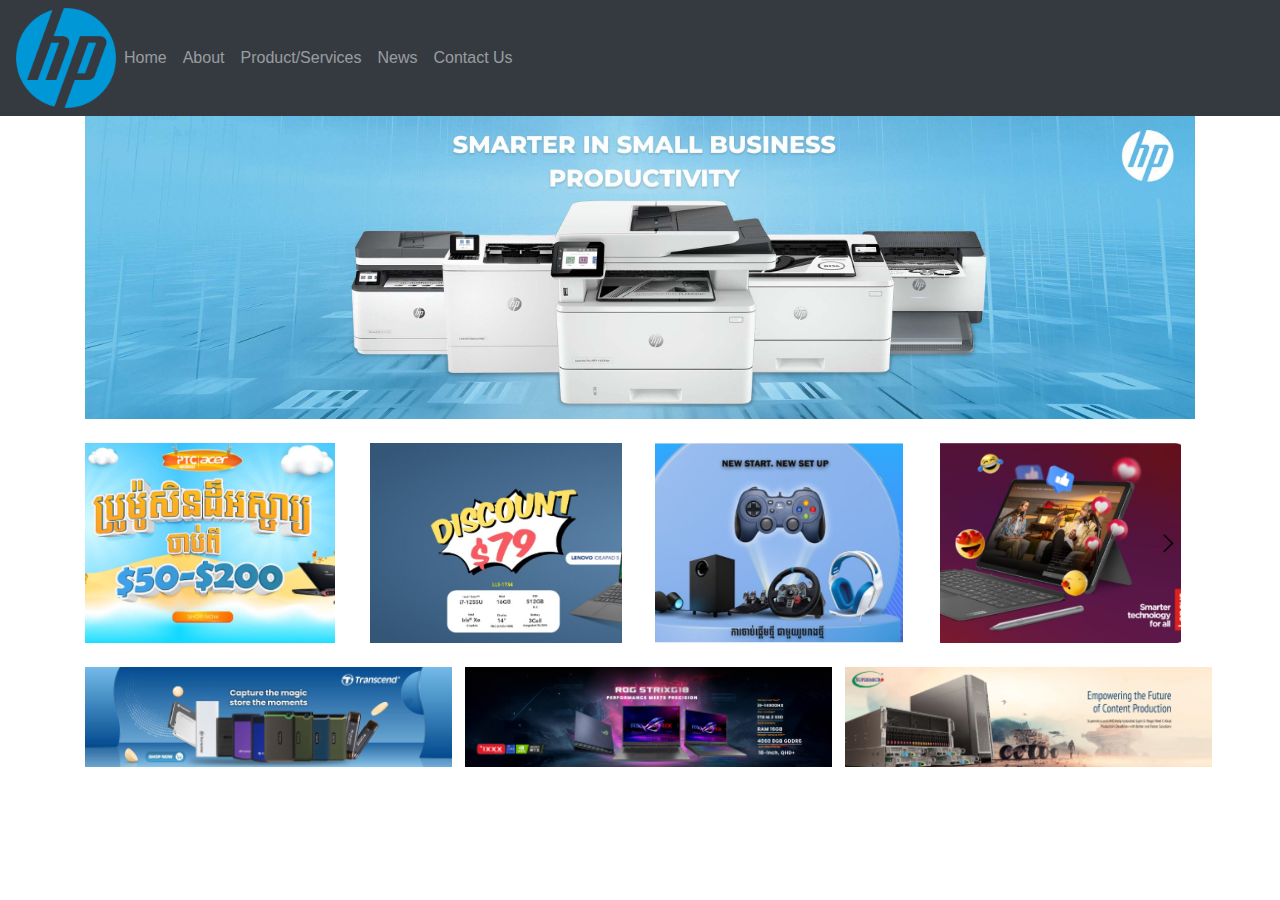
<file: index.html>
<!DOCTYPE html>
<html lang="en">
<head>
  <meta charset="UTF-8">
  <title>Phone Shop</title>
  <link rel="stylesheet" href="Sty.css">
  <link rel="stylesheet" href="https://maxcdn.bootstrapcdn.com/bootstrap/4.5.2/css/bootstrap.min.css">
  <script src="https://ajax.googleapis.com/ajax/libs/jquery/3.5.1/jquery.min.js"></script>
  <script src="https://maxcdn.bootstrapcdn.com/bootstrap/4.5.2/js/bootstrap.min.js"></script>
</head>
<body>
<!-- Bootstrap  Navigation bar -->
  <nav class="navbar navbar-expand-lg navbar-dark bg-dark">
    <img src="HP.svg.png" height="100">
    <button class="navbar-toggler" type="button" data-bs-toggle="collapse">
      <span class="navbar-toggler-icon"></span>
    </button>
    <div class="collapse navbar-collapse" id="navbarNav">
      <ul class="navbar-nav">
        <li class="nav-item">
          <a class="nav-link" href="#">Home</a>
        </li>
        <li class="nav-item">
          <a class="nav-link" href="#">About</a>
        </li>
        <li class="nav-item">
          <a class="nav-link" href="#">Product/Services</a>
        </li>
        <li class="nav-item">
          <a class="nav-link" href="#">News</a>
        </li>
        <li class="nav-item">
          <a class="nav-link" href="#">Contact Us</a>
        </li>
      </ul>
    </div>
  </nav>
<div class="container">
  <img src="slide3.jpg" style="width:100%;">
</div>
<br>
<div class="container">
<div class="row">
  <div class="col-lg-3">
    <img src="news1.jpg" style="background-image:none; height: 200px;">
  </div>
  <div class="col-lg-3">
    <img src="news2.jpg" style="background-image:none; height: 200px;">
  </div>
  <div class="col-lg-3">
    <img src="news3.jpg" style="background-image:none; height: 200px;">
  </div>
    <div class="col-lg-3">
    <img src="news4.jpg" style="background-image:none; height: 200px;">
   </div>
   </div>
  </div>
<br>
<div class="container">
  <div class="row">
    <div class="col-lg-4">
      <img src="slide1.jpg" style="background-image:none; height: 100px;">
    </div>
    <div class="col-lg-4">
      <img src="slide2.jpg" style="background-image:none; height: 100px;">
    </div>
    <div class="col-lg-4">
      <img src="slide1.png" style="background-image:none; height: 100px;">
    </div>
  </div>
</div>
</body>
</html>
</file>
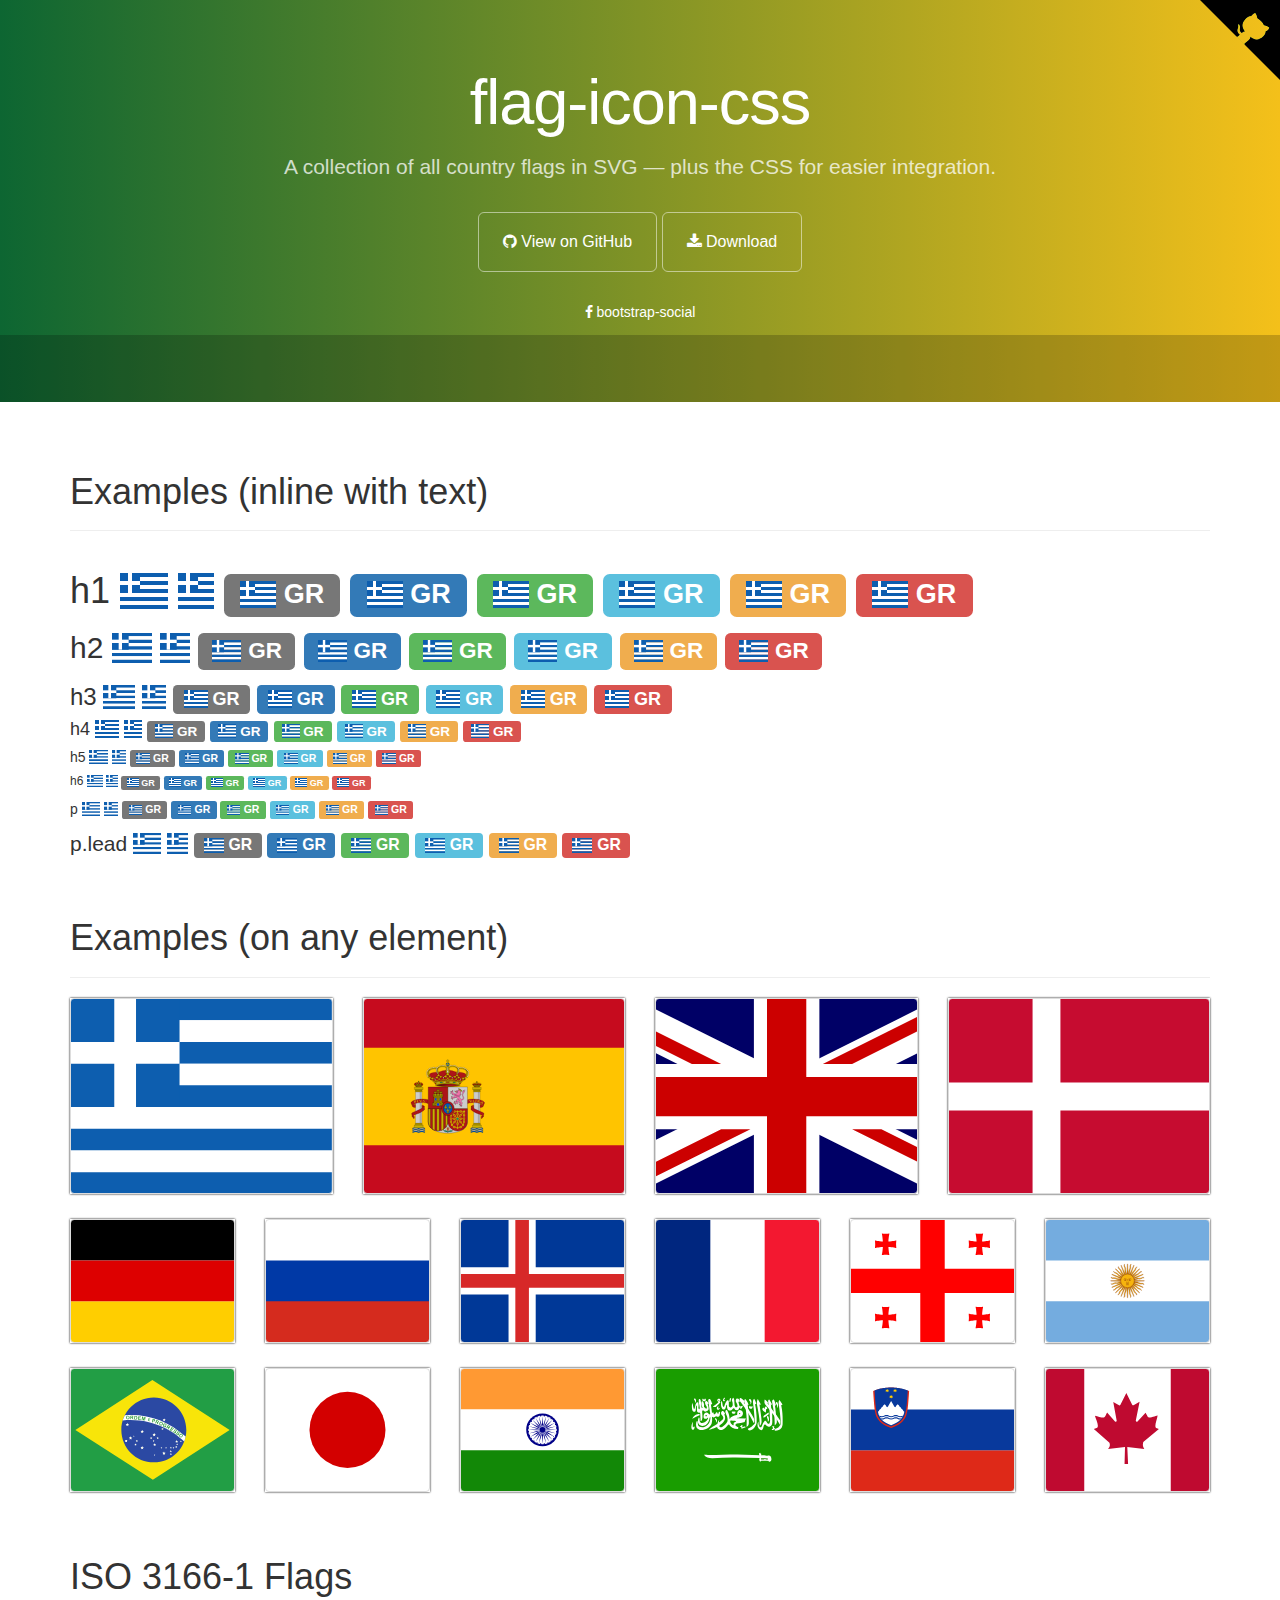
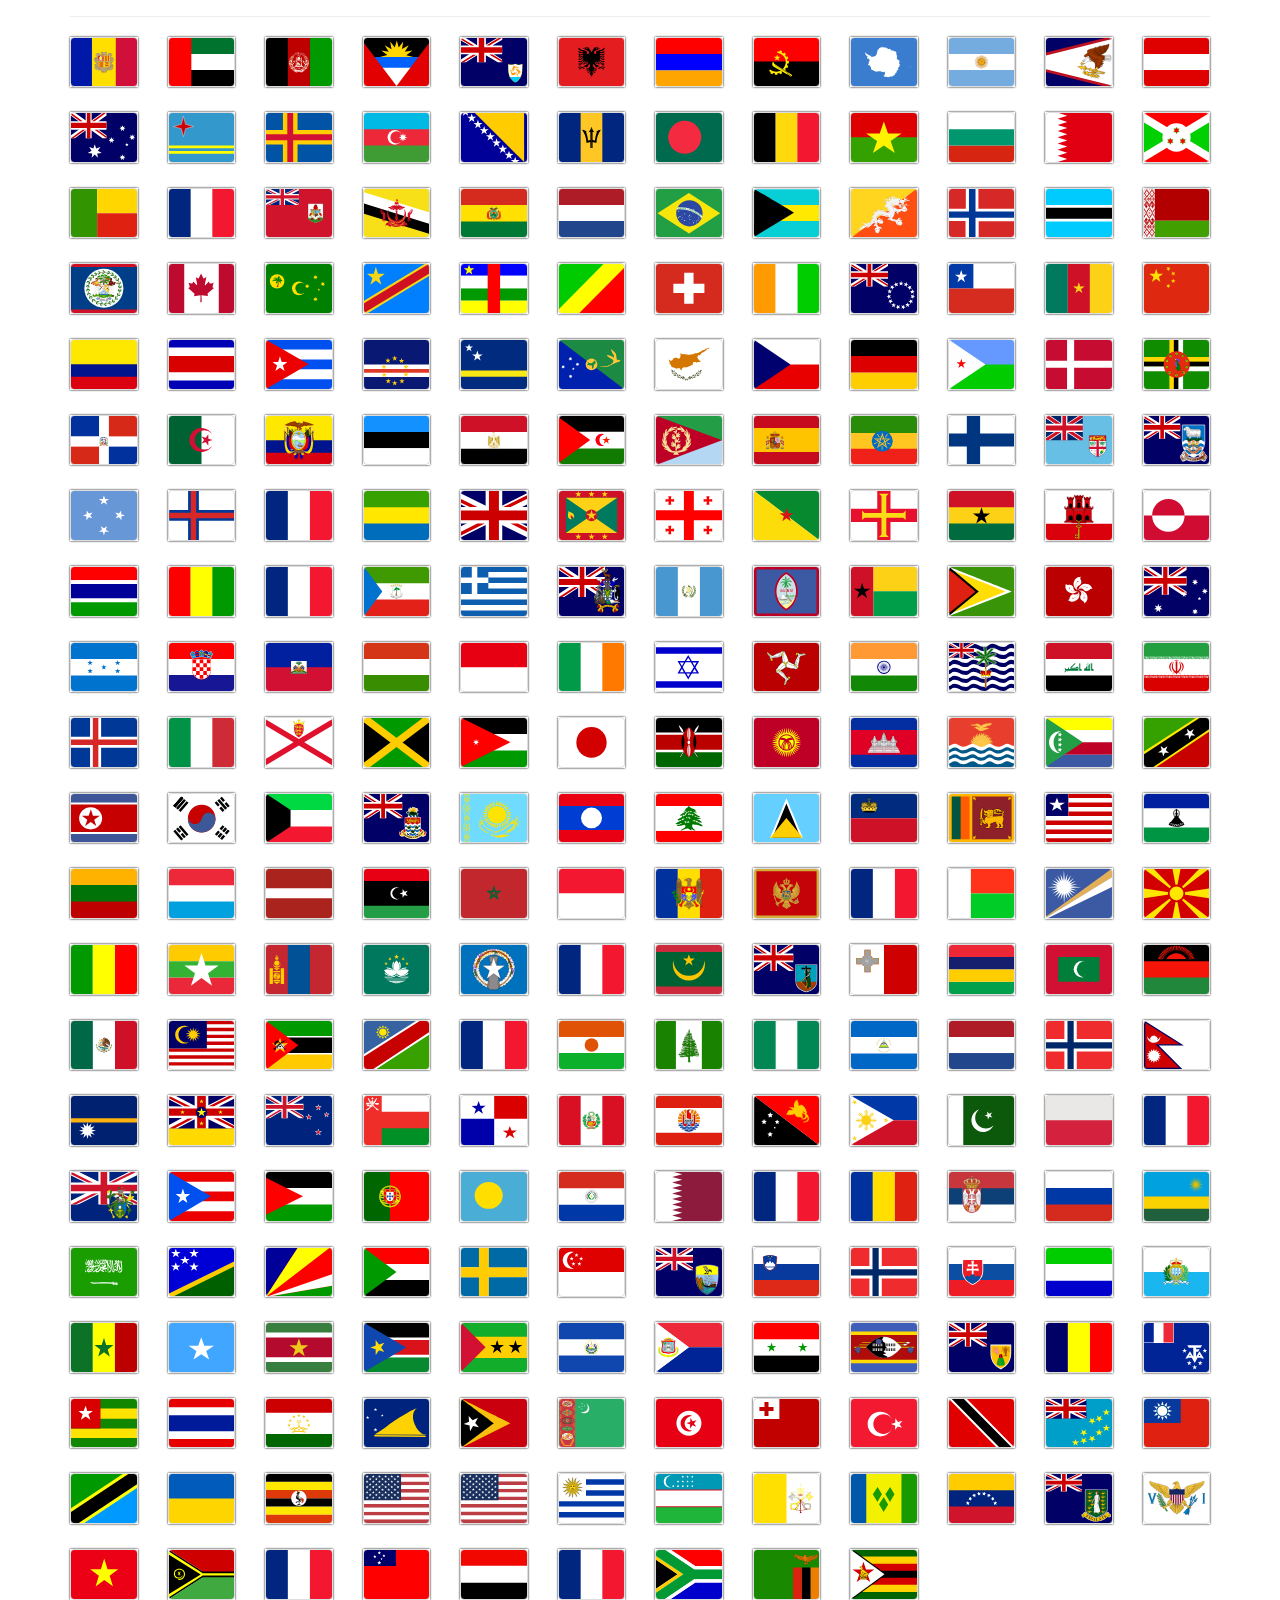
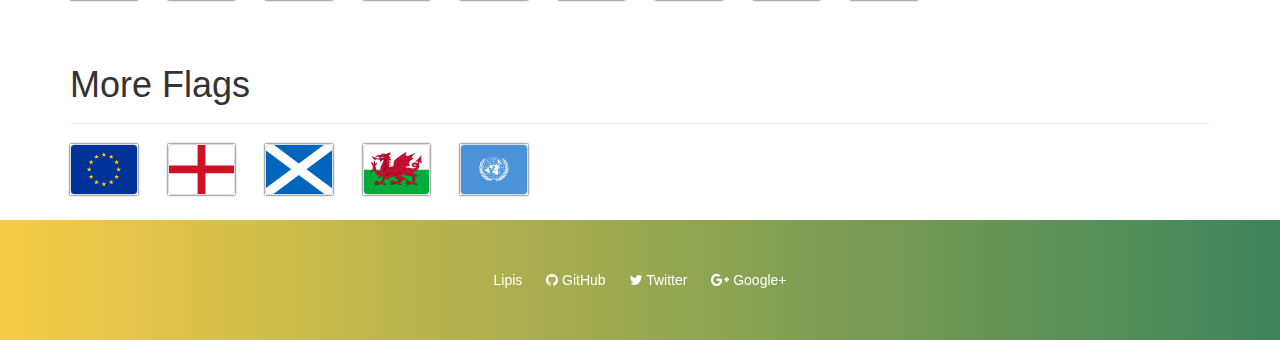
<file: Lession/starAdmin/starAdmin/assets/vendors/iconfonts/flag-icon-css/index.html>
<!DOCTYPE html>
<html lang="en">
  <head>
    <meta charset="utf-8">
    <meta name="viewport" content="width=device-width, initial-scale=1.0">
    <meta property="og:type" content="website" />
    <meta property="og:url" content="https://lipis.github.io/flag-icon-css/" />
    <title>SVG Country Flags | flag-icon-css</title>
    <link href="https://maxcdn.bootstrapcdn.com/bootstrap/3.3.6/css/bootstrap.min.css" rel="stylesheet" id="bootstrap">
    <link href="https://maxcdn.bootstrapcdn.com/font-awesome/4.5.0/css/font-awesome.min.css" rel="stylesheet">
    <link href="./assets/docs.css" rel="stylesheet">
    <link href="./css/flag-icon.css" rel="stylesheet">
  </head>
  <body>
    <div class="jumbotron">
      <div class="container">
        <h1>flag-icon-css</h1>
        <p> A collection of all country flags in SVG — plus the CSS for easier integration. </p>
        <a href="https://github.com/lipis/flag-icon-css" class="btn btn-outline btn-lg"><span class="fa fa-github"></span> View on GitHub</a>
        <a href="https://github.com/lipis/flag-icon-css/archive/master.zip" class="btn btn-outline btn-lg"><span class="fa fa-download"></span> Download</a>
        <ul class="jumbotron-links">
          <li><a href="https://lipis.github.io/bootstrap-social"><span class="fa fa-facebook"></span> bootstrap-social</a></li>
        </ul>
      </div>
      <div class="bottom">
        <iframe src="https://ghbtns.com/github-btn.html?user=lipis&amp;repo=flag-icon-css&amp;type=watch&amp;count=true" class="social-share"></iframe>
      </div>
    </div>
    <script>
      if (window.location.hostname.indexOf('github') > 0)
      {
        window.location.replace("http://flag-icon-css.lip.is/");
      }
    </script>
    <div class="container">
      <section id="examples">
        <div class="page-header">
          <h1>Examples (inline with text)</h1>
        </div>
        <div class="no-wrap">
          <h1> h1 <span class="flag-icon flag-icon-gr"></span>
            <span class="flag-icon flag-icon-squared flag-icon-gr"></span>
            <span class="label label-default"><span class="flag-icon flag-icon-gr"></span> GR</span>
            <span class="label label-primary"><span class="flag-icon flag-icon-gr"></span> GR</span>
            <span class="label label-success"><span class="flag-icon flag-icon-gr"></span> GR</span>
            <span class="label label-info"><span class="flag-icon flag-icon-gr"></span> GR</span>
            <span class="label label-warning"><span class="flag-icon flag-icon-gr"></span> GR</span>
            <span class="label label-danger"><span class="flag-icon flag-icon-gr"></span> GR</span>
          </h1>
          <h2> h2 <span class="flag-icon flag-icon-gr"></span>
            <span class="flag-icon flag-icon-squared flag-icon-gr"></span>
            <span class="label label-default"><span class="flag-icon flag-icon-gr"></span> GR</span>
            <span class="label label-primary"><span class="flag-icon flag-icon-gr"></span> GR</span>
            <span class="label label-success"><span class="flag-icon flag-icon-gr"></span> GR</span>
            <span class="label label-info"><span class="flag-icon flag-icon-gr"></span> GR</span>
            <span class="label label-warning"><span class="flag-icon flag-icon-gr"></span> GR</span>
            <span class="label label-danger"><span class="flag-icon flag-icon-gr"></span> GR</span>
          </h2>
          <h3> h3 <span class="flag-icon flag-icon-gr"></span>
            <span class="flag-icon flag-icon-squared flag-icon-gr"></span>
            <span class="label label-default"><span class="flag-icon flag-icon-gr"></span> GR</span>
            <span class="label label-primary"><span class="flag-icon flag-icon-gr"></span> GR</span>
            <span class="label label-success"><span class="flag-icon flag-icon-gr"></span> GR</span>
            <span class="label label-info"><span class="flag-icon flag-icon-gr"></span> GR</span>
            <span class="label label-warning"><span class="flag-icon flag-icon-gr"></span> GR</span>
            <span class="label label-danger"><span class="flag-icon flag-icon-gr"></span> GR</span>
          </h3>
          <h4> h4 <span class="flag-icon flag-icon-gr"></span>
            <span class="flag-icon flag-icon-squared flag-icon-gr"></span>
            <span class="label label-default"><span class="flag-icon flag-icon-gr"></span> GR</span>
            <span class="label label-primary"><span class="flag-icon flag-icon-gr"></span> GR</span>
            <span class="label label-success"><span class="flag-icon flag-icon-gr"></span> GR</span>
            <span class="label label-info"><span class="flag-icon flag-icon-gr"></span> GR</span>
            <span class="label label-warning"><span class="flag-icon flag-icon-gr"></span> GR</span>
            <span class="label label-danger"><span class="flag-icon flag-icon-gr"></span> GR</span>
          </h4>
          <h5> h5 <span class="flag-icon flag-icon-gr"></span>
            <span class="flag-icon flag-icon-squared flag-icon-gr"></span>
            <span class="label label-default"><span class="flag-icon flag-icon-gr"></span> GR</span>
            <span class="label label-primary"><span class="flag-icon flag-icon-gr"></span> GR</span>
            <span class="label label-success"><span class="flag-icon flag-icon-gr"></span> GR</span>
            <span class="label label-info"><span class="flag-icon flag-icon-gr"></span> GR</span>
            <span class="label label-warning"><span class="flag-icon flag-icon-gr"></span> GR</span>
            <span class="label label-danger"><span class="flag-icon flag-icon-gr"></span> GR</span>
          </h5>
          <h6> h6 <span class="flag-icon flag-icon-gr"></span>
            <span class="flag-icon flag-icon-squared flag-icon-gr"></span>
            <span class="label label-default"><span class="flag-icon flag-icon-gr"></span> GR</span>
            <span class="label label-primary"><span class="flag-icon flag-icon-gr"></span> GR</span>
            <span class="label label-success"><span class="flag-icon flag-icon-gr"></span> GR</span>
            <span class="label label-info"><span class="flag-icon flag-icon-gr"></span> GR</span>
            <span class="label label-warning"><span class="flag-icon flag-icon-gr"></span> GR</span>
            <span class="label label-danger"><span class="flag-icon flag-icon-gr"></span> GR</span>
          </h6>
          <p> p <span class="flag-icon flag-icon-gr"></span>
            <span class="flag-icon flag-icon-squared flag-icon-gr"></span>
            <span class="label label-default"><span class="flag-icon flag-icon-gr"></span> GR</span>
            <span class="label label-primary"><span class="flag-icon flag-icon-gr"></span> GR</span>
            <span class="label label-success"><span class="flag-icon flag-icon-gr"></span> GR</span>
            <span class="label label-info"><span class="flag-icon flag-icon-gr"></span> GR</span>
            <span class="label label-warning"><span class="flag-icon flag-icon-gr"></span> GR</span>
            <span class="label label-danger"><span class="flag-icon flag-icon-gr"></span> GR</span>
          </p>
          <p class="lead"> p.lead <span class="flag-icon flag-icon-gr"></span>
            <span class="flag-icon flag-icon-squared flag-icon-gr"></span>
            <span class="label label-default"><span class="flag-icon flag-icon-gr"></span> GR</span>
            <span class="label label-primary"><span class="flag-icon flag-icon-gr"></span> GR</span>
            <span class="label label-success"><span class="flag-icon flag-icon-gr"></span> GR</span>
            <span class="label label-info"><span class="flag-icon flag-icon-gr"></span> GR</span>
            <span class="label label-warning"><span class="flag-icon flag-icon-gr"></span> GR</span>
            <span class="label label-danger"><span class="flag-icon flag-icon-gr"></span> GR</span>
          </p>
      </section>
      </section>
      <section id="more" class="d">
        <div class="page-header">
          <h1>Examples (on any element)</h1>
        </div>
        <div class="row">
          <div class="col-lg-3 col-md-4 col-sm-4 col-xs-6">
            <div class="flag-wrapper">
              <div class="img-thumbnail flag flag-icon-background flag-icon-gr"></div>
            </div>
          </div>
          <div class="col-lg-3 col-md-4 col-sm-4 col-xs-6">
            <div class="flag-wrapper">
              <div class="img-thumbnail flag flag-icon-background flag-icon-es"></div>
            </div>
          </div>
          <div class="col-lg-3 col-md-4 col-sm-4 col-xs-3">
            <div class="flag-wrapper">
              <div class="img-thumbnail flag flag-icon-background flag-icon-gb"></div>
            </div>
          </div>
          <div class="col-lg-3 col-sm-2 col-xs-3">
            <div class="flag-wrapper">
              <div class="img-thumbnail flag flag-icon-background flag-icon-dk"></div>
            </div>
          </div>
          <div class="col-sm-2 col-xs-3">
            <div class="flag-wrapper">
              <div class="img-thumbnail flag flag-icon-background flag-icon-de"></div>
            </div>
          </div>
          <div class="col-sm-2 col-xs-3">
            <div class="flag-wrapper">
              <div class="img-thumbnail flag flag-icon-background flag-icon-ru"></div>
            </div>
          </div>
          <div class="col-sm-2 col-xs-3">
            <div class="flag-wrapper">
              <div class="img-thumbnail flag flag-icon-background flag-icon-is"></div>
            </div>
          </div>
          <div class="col-sm-2 col-xs-3">
            <div class="flag-wrapper">
              <div class="img-thumbnail flag flag-icon-background flag-icon-fr"></div>
            </div>
          </div>
          <div class="col-sm-2 col-xs-3">
            <div class="flag-wrapper">
              <div class="img-thumbnail flag flag-icon-background flag-icon-ge"></div>
            </div>
          </div>
          <div class="col-sm-2 col-xs-3">
            <div class="flag-wrapper">
              <div class="img-thumbnail flag flag-icon-background flag-icon-ar"></div>
            </div>
          </div>
          <div class="col-sm-2 col-xs-3">
            <div class="flag-wrapper">
              <div class="img-thumbnail flag flag-icon-background flag-icon-br"></div>
            </div>
          </div>
          <div class="col-sm-2 col-xs-3">
            <div class="flag-wrapper">
              <div class="img-thumbnail flag flag-icon-background flag-icon-jp"></div>
            </div>
          </div>
          <div class="col-sm-2 col-xs-3 hidden-xs">
            <div class="flag-wrapper">
              <div class="img-thumbnail flag flag-icon-background flag-icon-in"></div>
            </div>
          </div>
          <div class="col-sm-2 col-xs-3">
            <div class="flag-wrapper">
              <div class="img-thumbnail flag flag-icon-background flag-icon-sa"></div>
            </div>
          </div>
          <div class="col-sm-2 col-xs-3">
            <div class="flag-wrapper">
              <div class="img-thumbnail flag flag-icon-background flag-icon-si"></div>
            </div>
          </div>
          <div class="col-sm-2 col-xs-3 visible-lg">
            <div class="flag-wrapper">
              <div class="img-thumbnail flag flag-icon-background flag-icon-ca"></div>
            </div>
          </div>
        </div>
      </section>
      <section class="all-flags">
        <div class="page-header">
          <h1>ISO 3166-1 Flags</h1>
        </div>
        <div class="row">
          <div class="col-md-1 col-sm-2 col-xs-3">
            <div class="flag-wrapper">
              <div class="img-thumbnail flag flag-icon-background flag-icon-ad" title="ad" id="ad"></div>
            </div>
          </div>
          <div class="col-md-1 col-sm-2 col-xs-3">
            <div class="flag-wrapper">
              <div class="img-thumbnail flag flag-icon-background flag-icon-ae" title="ae" id="ae"></div>
            </div>
          </div>
          <div class="col-md-1 col-sm-2 col-xs-3">
            <div class="flag-wrapper">
              <div class="img-thumbnail flag flag-icon-background flag-icon-af" title="af" id="af"></div>
            </div>
          </div>
          <div class="col-md-1 col-sm-2 col-xs-3">
            <div class="flag-wrapper">
              <div class="img-thumbnail flag flag-icon-background flag-icon-ag" title="ag" id="ag"></div>
            </div>
          </div>
          <div class="col-md-1 col-sm-2 col-xs-3">
            <div class="flag-wrapper">
              <div class="img-thumbnail flag flag-icon-background flag-icon-ai" title="ai" id="ai"></div>
            </div>
          </div>
          <div class="col-md-1 col-sm-2 col-xs-3">
            <div class="flag-wrapper">
              <div class="img-thumbnail flag flag-icon-background flag-icon-al" title="al" id="al"></div>
            </div>
          </div>
          <div class="col-md-1 col-sm-2 col-xs-3">
            <div class="flag-wrapper">
              <div class="img-thumbnail flag flag-icon-background flag-icon-am" title="am" id="am"></div>
            </div>
          </div>
          <div class="col-md-1 col-sm-2 col-xs-3">
            <div class="flag-wrapper">
              <div class="img-thumbnail flag flag-icon-background flag-icon-ao" title="ao" id="ao"></div>
            </div>
          </div>
          <div class="col-md-1 col-sm-2 col-xs-3">
            <div class="flag-wrapper">
              <div class="img-thumbnail flag flag-icon-background flag-icon-aq" title="aq" id="aq"></div>
            </div>
          </div>
          <div class="col-md-1 col-sm-2 col-xs-3">
            <div class="flag-wrapper">
              <div class="img-thumbnail flag flag-icon-background flag-icon-ar" title="ar" id="ar"></div>
            </div>
          </div>
          <div class="col-md-1 col-sm-2 col-xs-3">
            <div class="flag-wrapper">
              <div class="img-thumbnail flag flag-icon-background flag-icon-as" title="as" id="as"></div>
            </div>
          </div>
          <div class="col-md-1 col-sm-2 col-xs-3">
            <div class="flag-wrapper">
              <div class="img-thumbnail flag flag-icon-background flag-icon-at" title="at" id="at"></div>
            </div>
          </div>
          <div class="col-md-1 col-sm-2 col-xs-3">
            <div class="flag-wrapper">
              <div class="img-thumbnail flag flag-icon-background flag-icon-au" title="au" id="au"></div>
            </div>
          </div>
          <div class="col-md-1 col-sm-2 col-xs-3">
            <div class="flag-wrapper">
              <div class="img-thumbnail flag flag-icon-background flag-icon-aw" title="aw" id="aw"></div>
            </div>
          </div>
          <div class="col-md-1 col-sm-2 col-xs-3">
            <div class="flag-wrapper">
              <div class="img-thumbnail flag flag-icon-background flag-icon-ax" title="ax" id="ax"></div>
            </div>
          </div>
          <div class="col-md-1 col-sm-2 col-xs-3">
            <div class="flag-wrapper">
              <div class="img-thumbnail flag flag-icon-background flag-icon-az" title="az" id="az"></div>
            </div>
          </div>
          <div class="col-md-1 col-sm-2 col-xs-3">
            <div class="flag-wrapper">
              <div class="img-thumbnail flag flag-icon-background flag-icon-ba" title="ba" id="ba"></div>
            </div>
          </div>
          <div class="col-md-1 col-sm-2 col-xs-3">
            <div class="flag-wrapper">
              <div class="img-thumbnail flag flag-icon-background flag-icon-bb" title="bb" id="bb"></div>
            </div>
          </div>
          <div class="col-md-1 col-sm-2 col-xs-3">
            <div class="flag-wrapper">
              <div class="img-thumbnail flag flag-icon-background flag-icon-bd" title="bd" id="bd"></div>
            </div>
          </div>
          <div class="col-md-1 col-sm-2 col-xs-3">
            <div class="flag-wrapper">
              <div class="img-thumbnail flag flag-icon-background flag-icon-be" title="be" id="be"></div>
            </div>
          </div>
          <div class="col-md-1 col-sm-2 col-xs-3">
            <div class="flag-wrapper">
              <div class="img-thumbnail flag flag-icon-background flag-icon-bf" title="bf" id="bf"></div>
            </div>
          </div>
          <div class="col-md-1 col-sm-2 col-xs-3">
            <div class="flag-wrapper">
              <div class="img-thumbnail flag flag-icon-background flag-icon-bg" title="bg" id="bg"></div>
            </div>
          </div>
          <div class="col-md-1 col-sm-2 col-xs-3">
            <div class="flag-wrapper">
              <div class="img-thumbnail flag flag-icon-background flag-icon-bh" title="bh" id="bh"></div>
            </div>
          </div>
          <div class="col-md-1 col-sm-2 col-xs-3">
            <div class="flag-wrapper">
              <div class="img-thumbnail flag flag-icon-background flag-icon-bi" title="bi" id="bi"></div>
            </div>
          </div>
          <div class="col-md-1 col-sm-2 col-xs-3">
            <div class="flag-wrapper">
              <div class="img-thumbnail flag flag-icon-background flag-icon-bj" title="bj" id="bj"></div>
            </div>
          </div>
          <div class="col-md-1 col-sm-2 col-xs-3">
            <div class="flag-wrapper">
              <div class="img-thumbnail flag flag-icon-background flag-icon-bl" title="bl" id="bl"></div>
            </div>
          </div>
          <div class="col-md-1 col-sm-2 col-xs-3">
            <div class="flag-wrapper">
              <div class="img-thumbnail flag flag-icon-background flag-icon-bm" title="bm" id="bm"></div>
            </div>
          </div>
          <div class="col-md-1 col-sm-2 col-xs-3">
            <div class="flag-wrapper">
              <div class="img-thumbnail flag flag-icon-background flag-icon-bn" title="bn" id="bn"></div>
            </div>
          </div>
          <div class="col-md-1 col-sm-2 col-xs-3">
            <div class="flag-wrapper">
              <div class="img-thumbnail flag flag-icon-background flag-icon-bo" title="bo" id="bo"></div>
            </div>
          </div>
          <div class="col-md-1 col-sm-2 col-xs-3">
            <div class="flag-wrapper">
              <div class="img-thumbnail flag flag-icon-background flag-icon-bq" title="bq" id="bq"></div>
            </div>
          </div>
          <div class="col-md-1 col-sm-2 col-xs-3">
            <div class="flag-wrapper">
              <div class="img-thumbnail flag flag-icon-background flag-icon-br" title="br" id="br"></div>
            </div>
          </div>
          <div class="col-md-1 col-sm-2 col-xs-3">
            <div class="flag-wrapper">
              <div class="img-thumbnail flag flag-icon-background flag-icon-bs" title="bs" id="bs"></div>
            </div>
          </div>
          <div class="col-md-1 col-sm-2 col-xs-3">
            <div class="flag-wrapper">
              <div class="img-thumbnail flag flag-icon-background flag-icon-bt" title="bt" id="bt"></div>
            </div>
          </div>
          <div class="col-md-1 col-sm-2 col-xs-3">
            <div class="flag-wrapper">
              <div class="img-thumbnail flag flag-icon-background flag-icon-bv" title="bv" id="bv"></div>
            </div>
          </div>
          <div class="col-md-1 col-sm-2 col-xs-3">
            <div class="flag-wrapper">
              <div class="img-thumbnail flag flag-icon-background flag-icon-bw" title="bw" id="bw"></div>
            </div>
          </div>
          <div class="col-md-1 col-sm-2 col-xs-3">
            <div class="flag-wrapper">
              <div class="img-thumbnail flag flag-icon-background flag-icon-by" title="by" id="by"></div>
            </div>
          </div>
          <div class="col-md-1 col-sm-2 col-xs-3">
            <div class="flag-wrapper">
              <div class="img-thumbnail flag flag-icon-background flag-icon-bz" title="bz" id="bz"></div>
            </div>
          </div>
          <div class="col-md-1 col-sm-2 col-xs-3">
            <div class="flag-wrapper">
              <div class="img-thumbnail flag flag-icon-background flag-icon-ca" title="ca" id="ca"></div>
            </div>
          </div>
          <div class="col-md-1 col-sm-2 col-xs-3">
            <div class="flag-wrapper">
              <div class="img-thumbnail flag flag-icon-background flag-icon-cc" title="cc" id="cc"></div>
            </div>
          </div>
          <div class="col-md-1 col-sm-2 col-xs-3">
            <div class="flag-wrapper">
              <div class="img-thumbnail flag flag-icon-background flag-icon-cd" title="cd" id="cd"></div>
            </div>
          </div>
          <div class="col-md-1 col-sm-2 col-xs-3">
            <div class="flag-wrapper">
              <div class="img-thumbnail flag flag-icon-background flag-icon-cf" title="cf" id="cf"></div>
            </div>
          </div>
          <div class="col-md-1 col-sm-2 col-xs-3">
            <div class="flag-wrapper">
              <div class="img-thumbnail flag flag-icon-background flag-icon-cg" title="cg" id="cg"></div>
            </div>
          </div>
          <div class="col-md-1 col-sm-2 col-xs-3">
            <div class="flag-wrapper">
              <div class="img-thumbnail flag flag-icon-background flag-icon-ch" title="ch" id="ch"></div>
            </div>
          </div>
          <div class="col-md-1 col-sm-2 col-xs-3">
            <div class="flag-wrapper">
              <div class="img-thumbnail flag flag-icon-background flag-icon-ci" title="ci" id="ci"></div>
            </div>
          </div>
          <div class="col-md-1 col-sm-2 col-xs-3">
            <div class="flag-wrapper">
              <div class="img-thumbnail flag flag-icon-background flag-icon-ck" title="ck" id="ck"></div>
            </div>
          </div>
          <div class="col-md-1 col-sm-2 col-xs-3">
            <div class="flag-wrapper">
              <div class="img-thumbnail flag flag-icon-background flag-icon-cl" title="cl" id="cl"></div>
            </div>
          </div>
          <div class="col-md-1 col-sm-2 col-xs-3">
            <div class="flag-wrapper">
              <div class="img-thumbnail flag flag-icon-background flag-icon-cm" title="cm" id="cm"></div>
            </div>
          </div>
          <div class="col-md-1 col-sm-2 col-xs-3">
            <div class="flag-wrapper">
              <div class="img-thumbnail flag flag-icon-background flag-icon-cn" title="cn" id="cn"></div>
            </div>
          </div>
          <div class="col-md-1 col-sm-2 col-xs-3">
            <div class="flag-wrapper">
              <div class="img-thumbnail flag flag-icon-background flag-icon-co" title="co" id="co"></div>
            </div>
          </div>
          <div class="col-md-1 col-sm-2 col-xs-3">
            <div class="flag-wrapper">
              <div class="img-thumbnail flag flag-icon-background flag-icon-cr" title="cr" id="cr"></div>
            </div>
          </div>
          <div class="col-md-1 col-sm-2 col-xs-3">
            <div class="flag-wrapper">
              <div class="img-thumbnail flag flag-icon-background flag-icon-cu" title="cu" id="cu"></div>
            </div>
          </div>
          <div class="col-md-1 col-sm-2 col-xs-3">
            <div class="flag-wrapper">
              <div class="img-thumbnail flag flag-icon-background flag-icon-cv" title="cv" id="cv"></div>
            </div>
          </div>
          <div class="col-md-1 col-sm-2 col-xs-3">
            <div class="flag-wrapper">
              <div class="img-thumbnail flag flag-icon-background flag-icon-cw" title="cw" id="cw"></div>
            </div>
          </div>
          <div class="col-md-1 col-sm-2 col-xs-3">
            <div class="flag-wrapper">
              <div class="img-thumbnail flag flag-icon-background flag-icon-cx" title="cx" id="cx"></div>
            </div>
          </div>
          <div class="col-md-1 col-sm-2 col-xs-3">
            <div class="flag-wrapper">
              <div class="img-thumbnail flag flag-icon-background flag-icon-cy" title="cy" id="cy"></div>
            </div>
          </div>
          <div class="col-md-1 col-sm-2 col-xs-3">
            <div class="flag-wrapper">
              <div class="img-thumbnail flag flag-icon-background flag-icon-cz" title="cz" id="cz"></div>
            </div>
          </div>
          <div class="col-md-1 col-sm-2 col-xs-3">
            <div class="flag-wrapper">
              <div class="img-thumbnail flag flag-icon-background flag-icon-de" title="de" id="de"></div>
            </div>
          </div>
          <div class="col-md-1 col-sm-2 col-xs-3">
            <div class="flag-wrapper">
              <div class="img-thumbnail flag flag-icon-background flag-icon-dj" title="dj" id="dj"></div>
            </div>
          </div>
          <div class="col-md-1 col-sm-2 col-xs-3">
            <div class="flag-wrapper">
              <div class="img-thumbnail flag flag-icon-background flag-icon-dk" title="dk" id="dk"></div>
            </div>
          </div>
          <div class="col-md-1 col-sm-2 col-xs-3">
            <div class="flag-wrapper">
              <div class="img-thumbnail flag flag-icon-background flag-icon-dm" title="dm" id="dm"></div>
            </div>
          </div>
          <div class="col-md-1 col-sm-2 col-xs-3">
            <div class="flag-wrapper">
              <div class="img-thumbnail flag flag-icon-background flag-icon-do" title="do" id="do"></div>
            </div>
          </div>
          <div class="col-md-1 col-sm-2 col-xs-3">
            <div class="flag-wrapper">
              <div class="img-thumbnail flag flag-icon-background flag-icon-dz" title="dz" id="dz"></div>
            </div>
          </div>
          <div class="col-md-1 col-sm-2 col-xs-3">
            <div class="flag-wrapper">
              <div class="img-thumbnail flag flag-icon-background flag-icon-ec" title="ec" id="ec"></div>
            </div>
          </div>
          <div class="col-md-1 col-sm-2 col-xs-3">
            <div class="flag-wrapper">
              <div class="img-thumbnail flag flag-icon-background flag-icon-ee" title="ee" id="ee"></div>
            </div>
          </div>
          <div class="col-md-1 col-sm-2 col-xs-3">
            <div class="flag-wrapper">
              <div class="img-thumbnail flag flag-icon-background flag-icon-eg" title="eg" id="eg"></div>
            </div>
          </div>
          <div class="col-md-1 col-sm-2 col-xs-3">
            <div class="flag-wrapper">
              <div class="img-thumbnail flag flag-icon-background flag-icon-eh" title="eh" id="eh"></div>
            </div>
          </div>
          <div class="col-md-1 col-sm-2 col-xs-3">
            <div class="flag-wrapper">
              <div class="img-thumbnail flag flag-icon-background flag-icon-er" title="er" id="er"></div>
            </div>
          </div>
          <div class="col-md-1 col-sm-2 col-xs-3">
            <div class="flag-wrapper">
              <div class="img-thumbnail flag flag-icon-background flag-icon-es" title="es" id="es"></div>
            </div>
          </div>
          <div class="col-md-1 col-sm-2 col-xs-3">
            <div class="flag-wrapper">
              <div class="img-thumbnail flag flag-icon-background flag-icon-et" title="et" id="et"></div>
            </div>
          </div>
          <div class="col-md-1 col-sm-2 col-xs-3">
            <div class="flag-wrapper">
              <div class="img-thumbnail flag flag-icon-background flag-icon-fi" title="fi" id="fi"></div>
            </div>
          </div>
          <div class="col-md-1 col-sm-2 col-xs-3">
            <div class="flag-wrapper">
              <div class="img-thumbnail flag flag-icon-background flag-icon-fj" title="fj" id="fj"></div>
            </div>
          </div>
          <div class="col-md-1 col-sm-2 col-xs-3">
            <div class="flag-wrapper">
              <div class="img-thumbnail flag flag-icon-background flag-icon-fk" title="fk" id="fk"></div>
            </div>
          </div>
          <div class="col-md-1 col-sm-2 col-xs-3">
            <div class="flag-wrapper">
              <div class="img-thumbnail flag flag-icon-background flag-icon-fm" title="fm" id="fm"></div>
            </div>
          </div>
          <div class="col-md-1 col-sm-2 col-xs-3">
            <div class="flag-wrapper">
              <div class="img-thumbnail flag flag-icon-background flag-icon-fo" title="fo" id="fo"></div>
            </div>
          </div>
          <div class="col-md-1 col-sm-2 col-xs-3">
            <div class="flag-wrapper">
              <div class="img-thumbnail flag flag-icon-background flag-icon-fr" title="fr" id="fr"></div>
            </div>
          </div>
          <div class="col-md-1 col-sm-2 col-xs-3">
            <div class="flag-wrapper">
              <div class="img-thumbnail flag flag-icon-background flag-icon-ga" title="ga" id="ga"></div>
            </div>
          </div>
          <div class="col-md-1 col-sm-2 col-xs-3">
            <div class="flag-wrapper">
              <div class="img-thumbnail flag flag-icon-background flag-icon-gb" title="gb" id="gb"></div>
            </div>
          </div>
          <div class="col-md-1 col-sm-2 col-xs-3">
            <div class="flag-wrapper">
              <div class="img-thumbnail flag flag-icon-background flag-icon-gd" title="gd" id="gd"></div>
            </div>
          </div>
          <div class="col-md-1 col-sm-2 col-xs-3">
            <div class="flag-wrapper">
              <div class="img-thumbnail flag flag-icon-background flag-icon-ge" title="ge" id="ge"></div>
            </div>
          </div>
          <div class="col-md-1 col-sm-2 col-xs-3">
            <div class="flag-wrapper">
              <div class="img-thumbnail flag flag-icon-background flag-icon-gf" title="gf" id="gf"></div>
            </div>
          </div>
          <div class="col-md-1 col-sm-2 col-xs-3">
            <div class="flag-wrapper">
              <div class="img-thumbnail flag flag-icon-background flag-icon-gg" title="gg" id="gg"></div>
            </div>
          </div>
          <div class="col-md-1 col-sm-2 col-xs-3">
            <div class="flag-wrapper">
              <div class="img-thumbnail flag flag-icon-background flag-icon-gh" title="gh" id="gh"></div>
            </div>
          </div>
          <div class="col-md-1 col-sm-2 col-xs-3">
            <div class="flag-wrapper">
              <div class="img-thumbnail flag flag-icon-background flag-icon-gi" title="gi" id="gi"></div>
            </div>
          </div>
          <div class="col-md-1 col-sm-2 col-xs-3">
            <div class="flag-wrapper">
              <div class="img-thumbnail flag flag-icon-background flag-icon-gl" title="gl" id="gl"></div>
            </div>
          </div>
          <div class="col-md-1 col-sm-2 col-xs-3">
            <div class="flag-wrapper">
              <div class="img-thumbnail flag flag-icon-background flag-icon-gm" title="gm" id="gm"></div>
            </div>
          </div>
          <div class="col-md-1 col-sm-2 col-xs-3">
            <div class="flag-wrapper">
              <div class="img-thumbnail flag flag-icon-background flag-icon-gn" title="gn" id="gn"></div>
            </div>
          </div>
          <div class="col-md-1 col-sm-2 col-xs-3">
            <div class="flag-wrapper">
              <div class="img-thumbnail flag flag-icon-background flag-icon-gp" title="gp" id="gp"></div>
            </div>
          </div>
          <div class="col-md-1 col-sm-2 col-xs-3">
            <div class="flag-wrapper">
              <div class="img-thumbnail flag flag-icon-background flag-icon-gq" title="gq" id="gq"></div>
            </div>
          </div>
          <div class="col-md-1 col-sm-2 col-xs-3">
            <div class="flag-wrapper">
              <div class="img-thumbnail flag flag-icon-background flag-icon-gr" title="gr" id="gr"></div>
            </div>
          </div>
          <div class="col-md-1 col-sm-2 col-xs-3">
            <div class="flag-wrapper">
              <div class="img-thumbnail flag flag-icon-background flag-icon-gs" title="gs" id="gs"></div>
            </div>
          </div>
          <div class="col-md-1 col-sm-2 col-xs-3">
            <div class="flag-wrapper">
              <div class="img-thumbnail flag flag-icon-background flag-icon-gt" title="gt" id="gt"></div>
            </div>
          </div>
          <div class="col-md-1 col-sm-2 col-xs-3">
            <div class="flag-wrapper">
              <div class="img-thumbnail flag flag-icon-background flag-icon-gu" title="gu" id="gu"></div>
            </div>
          </div>
          <div class="col-md-1 col-sm-2 col-xs-3">
            <div class="flag-wrapper">
              <div class="img-thumbnail flag flag-icon-background flag-icon-gw" title="gw" id="gw"></div>
            </div>
          </div>
          <div class="col-md-1 col-sm-2 col-xs-3">
            <div class="flag-wrapper">
              <div class="img-thumbnail flag flag-icon-background flag-icon-gy" title="gy" id="gy"></div>
            </div>
          </div>
          <div class="col-md-1 col-sm-2 col-xs-3">
            <div class="flag-wrapper">
              <div class="img-thumbnail flag flag-icon-background flag-icon-hk" title="hk" id="hk"></div>
            </div>
          </div>
          <div class="col-md-1 col-sm-2 col-xs-3">
            <div class="flag-wrapper">
              <div class="img-thumbnail flag flag-icon-background flag-icon-hm" title="hm" id="hm"></div>
            </div>
          </div>
          <div class="col-md-1 col-sm-2 col-xs-3">
            <div class="flag-wrapper">
              <div class="img-thumbnail flag flag-icon-background flag-icon-hn" title="hn" id="hn"></div>
            </div>
          </div>
          <div class="col-md-1 col-sm-2 col-xs-3">
            <div class="flag-wrapper">
              <div class="img-thumbnail flag flag-icon-background flag-icon-hr" title="hr" id="hr"></div>
            </div>
          </div>
          <div class="col-md-1 col-sm-2 col-xs-3">
            <div class="flag-wrapper">
              <div class="img-thumbnail flag flag-icon-background flag-icon-ht" title="ht" id="ht"></div>
            </div>
          </div>
          <div class="col-md-1 col-sm-2 col-xs-3">
            <div class="flag-wrapper">
              <div class="img-thumbnail flag flag-icon-background flag-icon-hu" title="hu" id="hu"></div>
            </div>
          </div>
          <div class="col-md-1 col-sm-2 col-xs-3">
            <div class="flag-wrapper">
              <div class="img-thumbnail flag flag-icon-background flag-icon-id" title="id" id="id"></div>
            </div>
          </div>
          <div class="col-md-1 col-sm-2 col-xs-3">
            <div class="flag-wrapper">
              <div class="img-thumbnail flag flag-icon-background flag-icon-ie" title="ie" id="ie"></div>
            </div>
          </div>
          <div class="col-md-1 col-sm-2 col-xs-3">
            <div class="flag-wrapper">
              <div class="img-thumbnail flag flag-icon-background flag-icon-il" title="il" id="il"></div>
            </div>
          </div>
          <div class="col-md-1 col-sm-2 col-xs-3">
            <div class="flag-wrapper">
              <div class="img-thumbnail flag flag-icon-background flag-icon-im" title="im" id="im"></div>
            </div>
          </div>
          <div class="col-md-1 col-sm-2 col-xs-3">
            <div class="flag-wrapper">
              <div class="img-thumbnail flag flag-icon-background flag-icon-in" title="in" id="in"></div>
            </div>
          </div>
          <div class="col-md-1 col-sm-2 col-xs-3">
            <div class="flag-wrapper">
              <div class="img-thumbnail flag flag-icon-background flag-icon-io" title="io" id="io"></div>
            </div>
          </div>
          <div class="col-md-1 col-sm-2 col-xs-3">
            <div class="flag-wrapper">
              <div class="img-thumbnail flag flag-icon-background flag-icon-iq" title="iq" id="iq"></div>
            </div>
          </div>
          <div class="col-md-1 col-sm-2 col-xs-3">
            <div class="flag-wrapper">
              <div class="img-thumbnail flag flag-icon-background flag-icon-ir" title="ir" id="ir"></div>
            </div>
          </div>
          <div class="col-md-1 col-sm-2 col-xs-3">
            <div class="flag-wrapper">
              <div class="img-thumbnail flag flag-icon-background flag-icon-is" title="is" id="is"></div>
            </div>
          </div>
          <div class="col-md-1 col-sm-2 col-xs-3">
            <div class="flag-wrapper">
              <div class="img-thumbnail flag flag-icon-background flag-icon-it" title="it" id="it"></div>
            </div>
          </div>
          <div class="col-md-1 col-sm-2 col-xs-3">
            <div class="flag-wrapper">
              <div class="img-thumbnail flag flag-icon-background flag-icon-je" title="je" id="je"></div>
            </div>
          </div>
          <div class="col-md-1 col-sm-2 col-xs-3">
            <div class="flag-wrapper">
              <div class="img-thumbnail flag flag-icon-background flag-icon-jm" title="jm" id="jm"></div>
            </div>
          </div>
          <div class="col-md-1 col-sm-2 col-xs-3">
            <div class="flag-wrapper">
              <div class="img-thumbnail flag flag-icon-background flag-icon-jo" title="jo" id="jo"></div>
            </div>
          </div>
          <div class="col-md-1 col-sm-2 col-xs-3">
            <div class="flag-wrapper">
              <div class="img-thumbnail flag flag-icon-background flag-icon-jp" title="jp" id="jp"></div>
            </div>
          </div>
          <div class="col-md-1 col-sm-2 col-xs-3">
            <div class="flag-wrapper">
              <div class="img-thumbnail flag flag-icon-background flag-icon-ke" title="ke" id="ke"></div>
            </div>
          </div>
          <div class="col-md-1 col-sm-2 col-xs-3">
            <div class="flag-wrapper">
              <div class="img-thumbnail flag flag-icon-background flag-icon-kg" title="kg" id="kg"></div>
            </div>
          </div>
          <div class="col-md-1 col-sm-2 col-xs-3">
            <div class="flag-wrapper">
              <div class="img-thumbnail flag flag-icon-background flag-icon-kh" title="kh" id="kh"></div>
            </div>
          </div>
          <div class="col-md-1 col-sm-2 col-xs-3">
            <div class="flag-wrapper">
              <div class="img-thumbnail flag flag-icon-background flag-icon-ki" title="ki" id="ki"></div>
            </div>
          </div>
          <div class="col-md-1 col-sm-2 col-xs-3">
            <div class="flag-wrapper">
              <div class="img-thumbnail flag flag-icon-background flag-icon-km" title="km" id="km"></div>
            </div>
          </div>
          <div class="col-md-1 col-sm-2 col-xs-3">
            <div class="flag-wrapper">
              <div class="img-thumbnail flag flag-icon-background flag-icon-kn" title="kn" id="kn"></div>
            </div>
          </div>
          <div class="col-md-1 col-sm-2 col-xs-3">
            <div class="flag-wrapper">
              <div class="img-thumbnail flag flag-icon-background flag-icon-kp" title="kp" id="kp"></div>
            </div>
          </div>
          <div class="col-md-1 col-sm-2 col-xs-3">
            <div class="flag-wrapper">
              <div class="img-thumbnail flag flag-icon-background flag-icon-kr" title="kr" id="kr"></div>
            </div>
          </div>
          <div class="col-md-1 col-sm-2 col-xs-3">
            <div class="flag-wrapper">
              <div class="img-thumbnail flag flag-icon-background flag-icon-kw" title="kw" id="kw"></div>
            </div>
          </div>
          <div class="col-md-1 col-sm-2 col-xs-3">
            <div class="flag-wrapper">
              <div class="img-thumbnail flag flag-icon-background flag-icon-ky" title="ky" id="ky"></div>
            </div>
          </div>
          <div class="col-md-1 col-sm-2 col-xs-3">
            <div class="flag-wrapper">
              <div class="img-thumbnail flag flag-icon-background flag-icon-kz" title="kz" id="kz"></div>
            </div>
          </div>
          <div class="col-md-1 col-sm-2 col-xs-3">
            <div class="flag-wrapper">
              <div class="img-thumbnail flag flag-icon-background flag-icon-la" title="la" id="la"></div>
            </div>
          </div>
          <div class="col-md-1 col-sm-2 col-xs-3">
            <div class="flag-wrapper">
              <div class="img-thumbnail flag flag-icon-background flag-icon-lb" title="lb" id="lb"></div>
            </div>
          </div>
          <div class="col-md-1 col-sm-2 col-xs-3">
            <div class="flag-wrapper">
              <div class="img-thumbnail flag flag-icon-background flag-icon-lc" title="lc" id="lc"></div>
            </div>
          </div>
          <div class="col-md-1 col-sm-2 col-xs-3">
            <div class="flag-wrapper">
              <div class="img-thumbnail flag flag-icon-background flag-icon-li" title="li" id="li"></div>
            </div>
          </div>
          <div class="col-md-1 col-sm-2 col-xs-3">
            <div class="flag-wrapper">
              <div class="img-thumbnail flag flag-icon-background flag-icon-lk" title="lk" id="lk"></div>
            </div>
          </div>
          <div class="col-md-1 col-sm-2 col-xs-3">
            <div class="flag-wrapper">
              <div class="img-thumbnail flag flag-icon-background flag-icon-lr" title="lr" id="lr"></div>
            </div>
          </div>
          <div class="col-md-1 col-sm-2 col-xs-3">
            <div class="flag-wrapper">
              <div class="img-thumbnail flag flag-icon-background flag-icon-ls" title="ls" id="ls"></div>
            </div>
          </div>
          <div class="col-md-1 col-sm-2 col-xs-3">
            <div class="flag-wrapper">
              <div class="img-thumbnail flag flag-icon-background flag-icon-lt" title="lt" id="lt"></div>
            </div>
          </div>
          <div class="col-md-1 col-sm-2 col-xs-3">
            <div class="flag-wrapper">
              <div class="img-thumbnail flag flag-icon-background flag-icon-lu" title="lu" id="lu"></div>
            </div>
          </div>
          <div class="col-md-1 col-sm-2 col-xs-3">
            <div class="flag-wrapper">
              <div class="img-thumbnail flag flag-icon-background flag-icon-lv" title="lv" id="lv"></div>
            </div>
          </div>
          <div class="col-md-1 col-sm-2 col-xs-3">
            <div class="flag-wrapper">
              <div class="img-thumbnail flag flag-icon-background flag-icon-ly" title="ly" id="ly"></div>
            </div>
          </div>
          <div class="col-md-1 col-sm-2 col-xs-3">
            <div class="flag-wrapper">
              <div class="img-thumbnail flag flag-icon-background flag-icon-ma" title="ma" id="ma"></div>
            </div>
          </div>
          <div class="col-md-1 col-sm-2 col-xs-3">
            <div class="flag-wrapper">
              <div class="img-thumbnail flag flag-icon-background flag-icon-mc" title="mc" id="mc"></div>
            </div>
          </div>
          <div class="col-md-1 col-sm-2 col-xs-3">
            <div class="flag-wrapper">
              <div class="img-thumbnail flag flag-icon-background flag-icon-md" title="md" id="md"></div>
            </div>
          </div>
          <div class="col-md-1 col-sm-2 col-xs-3">
            <div class="flag-wrapper">
              <div class="img-thumbnail flag flag-icon-background flag-icon-me" title="me" id="me"></div>
            </div>
          </div>
          <div class="col-md-1 col-sm-2 col-xs-3">
            <div class="flag-wrapper">
              <div class="img-thumbnail flag flag-icon-background flag-icon-mf" title="mf" id="mf"></div>
            </div>
          </div>
          <div class="col-md-1 col-sm-2 col-xs-3">
            <div class="flag-wrapper">
              <div class="img-thumbnail flag flag-icon-background flag-icon-mg" title="mg" id="mg"></div>
            </div>
          </div>
          <div class="col-md-1 col-sm-2 col-xs-3">
            <div class="flag-wrapper">
              <div class="img-thumbnail flag flag-icon-background flag-icon-mh" title="mh" id="mh"></div>
            </div>
          </div>
          <div class="col-md-1 col-sm-2 col-xs-3">
            <div class="flag-wrapper">
              <div class="img-thumbnail flag flag-icon-background flag-icon-mk" title="mk" id="mk"></div>
            </div>
          </div>
          <div class="col-md-1 col-sm-2 col-xs-3">
            <div class="flag-wrapper">
              <div class="img-thumbnail flag flag-icon-background flag-icon-ml" title="ml" id="ml"></div>
            </div>
          </div>
          <div class="col-md-1 col-sm-2 col-xs-3">
            <div class="flag-wrapper">
              <div class="img-thumbnail flag flag-icon-background flag-icon-mm" title="mm" id="mm"></div>
            </div>
          </div>
          <div class="col-md-1 col-sm-2 col-xs-3">
            <div class="flag-wrapper">
              <div class="img-thumbnail flag flag-icon-background flag-icon-mn" title="mn" id="mn"></div>
            </div>
          </div>
          <div class="col-md-1 col-sm-2 col-xs-3">
            <div class="flag-wrapper">
              <div class="img-thumbnail flag flag-icon-background flag-icon-mo" title="mo" id="mo"></div>
            </div>
          </div>
          <div class="col-md-1 col-sm-2 col-xs-3">
            <div class="flag-wrapper">
              <div class="img-thumbnail flag flag-icon-background flag-icon-mp" title="mp" id="mp"></div>
            </div>
          </div>
          <div class="col-md-1 col-sm-2 col-xs-3">
            <div class="flag-wrapper">
              <div class="img-thumbnail flag flag-icon-background flag-icon-mq" title="mq" id="mq"></div>
            </div>
          </div>
          <div class="col-md-1 col-sm-2 col-xs-3">
            <div class="flag-wrapper">
              <div class="img-thumbnail flag flag-icon-background flag-icon-mr" title="mr" id="mr"></div>
            </div>
          </div>
          <div class="col-md-1 col-sm-2 col-xs-3">
            <div class="flag-wrapper">
              <div class="img-thumbnail flag flag-icon-background flag-icon-ms" title="ms" id="ms"></div>
            </div>
          </div>
          <div class="col-md-1 col-sm-2 col-xs-3">
            <div class="flag-wrapper">
              <div class="img-thumbnail flag flag-icon-background flag-icon-mt" title="mt" id="mt"></div>
            </div>
          </div>
          <div class="col-md-1 col-sm-2 col-xs-3">
            <div class="flag-wrapper">
              <div class="img-thumbnail flag flag-icon-background flag-icon-mu" title="mu" id="mu"></div>
            </div>
          </div>
          <div class="col-md-1 col-sm-2 col-xs-3">
            <div class="flag-wrapper">
              <div class="img-thumbnail flag flag-icon-background flag-icon-mv" title="mv" id="mv"></div>
            </div>
          </div>
          <div class="col-md-1 col-sm-2 col-xs-3">
            <div class="flag-wrapper">
              <div class="img-thumbnail flag flag-icon-background flag-icon-mw" title="mw" id="mw"></div>
            </div>
          </div>
          <div class="col-md-1 col-sm-2 col-xs-3">
            <div class="flag-wrapper">
              <div class="img-thumbnail flag flag-icon-background flag-icon-mx" title="mx" id="mx"></div>
            </div>
          </div>
          <div class="col-md-1 col-sm-2 col-xs-3">
            <div class="flag-wrapper">
              <div class="img-thumbnail flag flag-icon-background flag-icon-my" title="my" id="my"></div>
            </div>
          </div>
          <div class="col-md-1 col-sm-2 col-xs-3">
            <div class="flag-wrapper">
              <div class="img-thumbnail flag flag-icon-background flag-icon-mz" title="mz" id="mz"></div>
            </div>
          </div>
          <div class="col-md-1 col-sm-2 col-xs-3">
            <div class="flag-wrapper">
              <div class="img-thumbnail flag flag-icon-background flag-icon-na" title="na" id="na"></div>
            </div>
          </div>
          <div class="col-md-1 col-sm-2 col-xs-3">
            <div class="flag-wrapper">
              <div class="img-thumbnail flag flag-icon-background flag-icon-nc" title="nc" id="nc"></div>
            </div>
          </div>
          <div class="col-md-1 col-sm-2 col-xs-3">
            <div class="flag-wrapper">
              <div class="img-thumbnail flag flag-icon-background flag-icon-ne" title="ne" id="ne"></div>
            </div>
          </div>
          <div class="col-md-1 col-sm-2 col-xs-3">
            <div class="flag-wrapper">
              <div class="img-thumbnail flag flag-icon-background flag-icon-nf" title="nf" id="nf"></div>
            </div>
          </div>
          <div class="col-md-1 col-sm-2 col-xs-3">
            <div class="flag-wrapper">
              <div class="img-thumbnail flag flag-icon-background flag-icon-ng" title="ng" id="ng"></div>
            </div>
          </div>
          <div class="col-md-1 col-sm-2 col-xs-3">
            <div class="flag-wrapper">
              <div class="img-thumbnail flag flag-icon-background flag-icon-ni" title="ni" id="ni"></div>
            </div>
          </div>
          <div class="col-md-1 col-sm-2 col-xs-3">
            <div class="flag-wrapper">
              <div class="img-thumbnail flag flag-icon-background flag-icon-nl" title="nl" id="nl"></div>
            </div>
          </div>
          <div class="col-md-1 col-sm-2 col-xs-3">
            <div class="flag-wrapper">
              <div class="img-thumbnail flag flag-icon-background flag-icon-no" title="no" id="no"></div>
            </div>
          </div>
          <div class="col-md-1 col-sm-2 col-xs-3">
            <div class="flag-wrapper">
              <div class="img-thumbnail flag flag-icon-background flag-icon-np" title="np" id="np"></div>
            </div>
          </div>
          <div class="col-md-1 col-sm-2 col-xs-3">
            <div class="flag-wrapper">
              <div class="img-thumbnail flag flag-icon-background flag-icon-nr" title="nr" id="nr"></div>
            </div>
          </div>
          <div class="col-md-1 col-sm-2 col-xs-3">
            <div class="flag-wrapper">
              <div class="img-thumbnail flag flag-icon-background flag-icon-nu" title="nu" id="nu"></div>
            </div>
          </div>
          <div class="col-md-1 col-sm-2 col-xs-3">
            <div class="flag-wrapper">
              <div class="img-thumbnail flag flag-icon-background flag-icon-nz" title="nz" id="nz"></div>
            </div>
          </div>
          <div class="col-md-1 col-sm-2 col-xs-3">
            <div class="flag-wrapper">
              <div class="img-thumbnail flag flag-icon-background flag-icon-om" title="om" id="om"></div>
            </div>
          </div>
          <div class="col-md-1 col-sm-2 col-xs-3">
            <div class="flag-wrapper">
              <div class="img-thumbnail flag flag-icon-background flag-icon-pa" title="pa" id="pa"></div>
            </div>
          </div>
          <div class="col-md-1 col-sm-2 col-xs-3">
            <div class="flag-wrapper">
              <div class="img-thumbnail flag flag-icon-background flag-icon-pe" title="pe" id="pe"></div>
            </div>
          </div>
          <div class="col-md-1 col-sm-2 col-xs-3">
            <div class="flag-wrapper">
              <div class="img-thumbnail flag flag-icon-background flag-icon-pf" title="pf" id="pf"></div>
            </div>
          </div>
          <div class="col-md-1 col-sm-2 col-xs-3">
            <div class="flag-wrapper">
              <div class="img-thumbnail flag flag-icon-background flag-icon-pg" title="pg" id="pg"></div>
            </div>
          </div>
          <div class="col-md-1 col-sm-2 col-xs-3">
            <div class="flag-wrapper">
              <div class="img-thumbnail flag flag-icon-background flag-icon-ph" title="ph" id="ph"></div>
            </div>
          </div>
          <div class="col-md-1 col-sm-2 col-xs-3">
            <div class="flag-wrapper">
              <div class="img-thumbnail flag flag-icon-background flag-icon-pk" title="pk" id="pk"></div>
            </div>
          </div>
          <div class="col-md-1 col-sm-2 col-xs-3">
            <div class="flag-wrapper">
              <div class="img-thumbnail flag flag-icon-background flag-icon-pl" title="pl" id="pl"></div>
            </div>
          </div>
          <div class="col-md-1 col-sm-2 col-xs-3">
            <div class="flag-wrapper">
              <div class="img-thumbnail flag flag-icon-background flag-icon-pm" title="pm" id="pm"></div>
            </div>
          </div>
          <div class="col-md-1 col-sm-2 col-xs-3">
            <div class="flag-wrapper">
              <div class="img-thumbnail flag flag-icon-background flag-icon-pn" title="pn" id="pn"></div>
            </div>
          </div>
          <div class="col-md-1 col-sm-2 col-xs-3">
            <div class="flag-wrapper">
              <div class="img-thumbnail flag flag-icon-background flag-icon-pr" title="pr" id="pr"></div>
            </div>
          </div>
          <div class="col-md-1 col-sm-2 col-xs-3">
            <div class="flag-wrapper">
              <div class="img-thumbnail flag flag-icon-background flag-icon-ps" title="ps" id="ps"></div>
            </div>
          </div>
          <div class="col-md-1 col-sm-2 col-xs-3">
            <div class="flag-wrapper">
              <div class="img-thumbnail flag flag-icon-background flag-icon-pt" title="pt" id="pt"></div>
            </div>
          </div>
          <div class="col-md-1 col-sm-2 col-xs-3">
            <div class="flag-wrapper">
              <div class="img-thumbnail flag flag-icon-background flag-icon-pw" title="pw" id="pw"></div>
            </div>
          </div>
          <div class="col-md-1 col-sm-2 col-xs-3">
            <div class="flag-wrapper">
              <div class="img-thumbnail flag flag-icon-background flag-icon-py" title="py" id="py"></div>
            </div>
          </div>
          <div class="col-md-1 col-sm-2 col-xs-3">
            <div class="flag-wrapper">
              <div class="img-thumbnail flag flag-icon-background flag-icon-qa" title="qa" id="qa"></div>
            </div>
          </div>
          <div class="col-md-1 col-sm-2 col-xs-3">
            <div class="flag-wrapper">
              <div class="img-thumbnail flag flag-icon-background flag-icon-re" title="re" id="re"></div>
            </div>
          </div>
          <div class="col-md-1 col-sm-2 col-xs-3">
            <div class="flag-wrapper">
              <div class="img-thumbnail flag flag-icon-background flag-icon-ro" title="ro" id="ro"></div>
            </div>
          </div>
          <div class="col-md-1 col-sm-2 col-xs-3">
            <div class="flag-wrapper">
              <div class="img-thumbnail flag flag-icon-background flag-icon-rs" title="rs" id="rs"></div>
            </div>
          </div>
          <div class="col-md-1 col-sm-2 col-xs-3">
            <div class="flag-wrapper">
              <div class="img-thumbnail flag flag-icon-background flag-icon-ru" title="ru" id="ru"></div>
            </div>
          </div>
          <div class="col-md-1 col-sm-2 col-xs-3">
            <div class="flag-wrapper">
              <div class="img-thumbnail flag flag-icon-background flag-icon-rw" title="rw" id="rw"></div>
            </div>
          </div>
          <div class="col-md-1 col-sm-2 col-xs-3">
            <div class="flag-wrapper">
              <div class="img-thumbnail flag flag-icon-background flag-icon-sa" title="sa" id="sa"></div>
            </div>
          </div>
          <div class="col-md-1 col-sm-2 col-xs-3">
            <div class="flag-wrapper">
              <div class="img-thumbnail flag flag-icon-background flag-icon-sb" title="sb" id="sb"></div>
            </div>
          </div>
          <div class="col-md-1 col-sm-2 col-xs-3">
            <div class="flag-wrapper">
              <div class="img-thumbnail flag flag-icon-background flag-icon-sc" title="sc" id="sc"></div>
            </div>
          </div>
          <div class="col-md-1 col-sm-2 col-xs-3">
            <div class="flag-wrapper">
              <div class="img-thumbnail flag flag-icon-background flag-icon-sd" title="sd" id="sd"></div>
            </div>
          </div>
          <div class="col-md-1 col-sm-2 col-xs-3">
            <div class="flag-wrapper">
              <div class="img-thumbnail flag flag-icon-background flag-icon-se" title="se" id="se"></div>
            </div>
          </div>
          <div class="col-md-1 col-sm-2 col-xs-3">
            <div class="flag-wrapper">
              <div class="img-thumbnail flag flag-icon-background flag-icon-sg" title="sg" id="sg"></div>
            </div>
          </div>
          <div class="col-md-1 col-sm-2 col-xs-3">
            <div class="flag-wrapper">
              <div class="img-thumbnail flag flag-icon-background flag-icon-sh" title="sh" id="sh"></div>
            </div>
          </div>
          <div class="col-md-1 col-sm-2 col-xs-3">
            <div class="flag-wrapper">
              <div class="img-thumbnail flag flag-icon-background flag-icon-si" title="si" id="si"></div>
            </div>
          </div>
          <div class="col-md-1 col-sm-2 col-xs-3">
            <div class="flag-wrapper">
              <div class="img-thumbnail flag flag-icon-background flag-icon-sj" title="sj" id="sj"></div>
            </div>
          </div>
          <div class="col-md-1 col-sm-2 col-xs-3">
            <div class="flag-wrapper">
              <div class="img-thumbnail flag flag-icon-background flag-icon-sk" title="sk" id="sk"></div>
            </div>
          </div>
          <div class="col-md-1 col-sm-2 col-xs-3">
            <div class="flag-wrapper">
              <div class="img-thumbnail flag flag-icon-background flag-icon-sl" title="sl" id="sl"></div>
            </div>
          </div>
          <div class="col-md-1 col-sm-2 col-xs-3">
            <div class="flag-wrapper">
              <div class="img-thumbnail flag flag-icon-background flag-icon-sm" title="sm" id="sm"></div>
            </div>
          </div>
          <div class="col-md-1 col-sm-2 col-xs-3">
            <div class="flag-wrapper">
              <div class="img-thumbnail flag flag-icon-background flag-icon-sn" title="sn" id="sn"></div>
            </div>
          </div>
          <div class="col-md-1 col-sm-2 col-xs-3">
            <div class="flag-wrapper">
              <div class="img-thumbnail flag flag-icon-background flag-icon-so" title="so" id="so"></div>
            </div>
          </div>
          <div class="col-md-1 col-sm-2 col-xs-3">
            <div class="flag-wrapper">
              <div class="img-thumbnail flag flag-icon-background flag-icon-sr" title="sr" id="sr"></div>
            </div>
          </div>
          <div class="col-md-1 col-sm-2 col-xs-3">
            <div class="flag-wrapper">
              <div class="img-thumbnail flag flag-icon-background flag-icon-ss" title="ss" id="ss"></div>
            </div>
          </div>
          <div class="col-md-1 col-sm-2 col-xs-3">
            <div class="flag-wrapper">
              <div class="img-thumbnail flag flag-icon-background flag-icon-st" title="st" id="st"></div>
            </div>
          </div>
          <div class="col-md-1 col-sm-2 col-xs-3">
            <div class="flag-wrapper">
              <div class="img-thumbnail flag flag-icon-background flag-icon-sv" title="sv" id="sv"></div>
            </div>
          </div>
          <div class="col-md-1 col-sm-2 col-xs-3">
            <div class="flag-wrapper">
              <div class="img-thumbnail flag flag-icon-background flag-icon-sx" title="sx" id="sx"></div>
            </div>
          </div>
          <div class="col-md-1 col-sm-2 col-xs-3">
            <div class="flag-wrapper">
              <div class="img-thumbnail flag flag-icon-background flag-icon-sy" title="sy" id="sy"></div>
            </div>
          </div>
          <div class="col-md-1 col-sm-2 col-xs-3">
            <div class="flag-wrapper">
              <div class="img-thumbnail flag flag-icon-background flag-icon-sz" title="sz" id="sz"></div>
            </div>
          </div>
          <div class="col-md-1 col-sm-2 col-xs-3">
            <div class="flag-wrapper">
              <div class="img-thumbnail flag flag-icon-background flag-icon-tc" title="tc" id="tc"></div>
            </div>
          </div>
          <div class="col-md-1 col-sm-2 col-xs-3">
            <div class="flag-wrapper">
              <div class="img-thumbnail flag flag-icon-background flag-icon-td" title="td" id="td"></div>
            </div>
          </div>
          <div class="col-md-1 col-sm-2 col-xs-3">
            <div class="flag-wrapper">
              <div class="img-thumbnail flag flag-icon-background flag-icon-tf" title="tf" id="tf"></div>
            </div>
          </div>
          <div class="col-md-1 col-sm-2 col-xs-3">
            <div class="flag-wrapper">
              <div class="img-thumbnail flag flag-icon-background flag-icon-tg" title="tg" id="tg"></div>
            </div>
          </div>
          <div class="col-md-1 col-sm-2 col-xs-3">
            <div class="flag-wrapper">
              <div class="img-thumbnail flag flag-icon-background flag-icon-th" title="th" id="th"></div>
            </div>
          </div>
          <div class="col-md-1 col-sm-2 col-xs-3">
            <div class="flag-wrapper">
              <div class="img-thumbnail flag flag-icon-background flag-icon-tj" title="tj" id="tj"></div>
            </div>
          </div>
          <div class="col-md-1 col-sm-2 col-xs-3">
            <div class="flag-wrapper">
              <div class="img-thumbnail flag flag-icon-background flag-icon-tk" title="tk" id="tk"></div>
            </div>
          </div>
          <div class="col-md-1 col-sm-2 col-xs-3">
            <div class="flag-wrapper">
              <div class="img-thumbnail flag flag-icon-background flag-icon-tl" title="tl" id="tl"></div>
            </div>
          </div>
          <div class="col-md-1 col-sm-2 col-xs-3">
            <div class="flag-wrapper">
              <div class="img-thumbnail flag flag-icon-background flag-icon-tm" title="tm" id="tm"></div>
            </div>
          </div>
          <div class="col-md-1 col-sm-2 col-xs-3">
            <div class="flag-wrapper">
              <div class="img-thumbnail flag flag-icon-background flag-icon-tn" title="tn" id="tn"></div>
            </div>
          </div>
          <div class="col-md-1 col-sm-2 col-xs-3">
            <div class="flag-wrapper">
              <div class="img-thumbnail flag flag-icon-background flag-icon-to" title="to" id="to"></div>
            </div>
          </div>
          <div class="col-md-1 col-sm-2 col-xs-3">
            <div class="flag-wrapper">
              <div class="img-thumbnail flag flag-icon-background flag-icon-tr" title="tr" id="tr"></div>
            </div>
          </div>
          <div class="col-md-1 col-sm-2 col-xs-3">
            <div class="flag-wrapper">
              <div class="img-thumbnail flag flag-icon-background flag-icon-tt" title="tt" id="tt"></div>
            </div>
          </div>
          <div class="col-md-1 col-sm-2 col-xs-3">
            <div class="flag-wrapper">
              <div class="img-thumbnail flag flag-icon-background flag-icon-tv" title="tv" id="tv"></div>
            </div>
          </div>
          <div class="col-md-1 col-sm-2 col-xs-3">
            <div class="flag-wrapper">
              <div class="img-thumbnail flag flag-icon-background flag-icon-tw" title="tw" id="tw"></div>
            </div>
          </div>
          <div class="col-md-1 col-sm-2 col-xs-3">
            <div class="flag-wrapper">
              <div class="img-thumbnail flag flag-icon-background flag-icon-tz" title="tz" id="tz"></div>
            </div>
          </div>
          <div class="col-md-1 col-sm-2 col-xs-3">
            <div class="flag-wrapper">
              <div class="img-thumbnail flag flag-icon-background flag-icon-ua" title="ua" id="ua"></div>
            </div>
          </div>
          <div class="col-md-1 col-sm-2 col-xs-3">
            <div class="flag-wrapper">
              <div class="img-thumbnail flag flag-icon-background flag-icon-ug" title="ug" id="ug"></div>
            </div>
          </div>
          <div class="col-md-1 col-sm-2 col-xs-3">
            <div class="flag-wrapper">
              <div class="img-thumbnail flag flag-icon-background flag-icon-um" title="um" id="um"></div>
            </div>
          </div>
          <div class="col-md-1 col-sm-2 col-xs-3">
            <div class="flag-wrapper">
              <div class="img-thumbnail flag flag-icon-background flag-icon-us" title="us" id="us"></div>
            </div>
          </div>
          <div class="col-md-1 col-sm-2 col-xs-3">
            <div class="flag-wrapper">
              <div class="img-thumbnail flag flag-icon-background flag-icon-uy" title="uy" id="uy"></div>
            </div>
          </div>
          <div class="col-md-1 col-sm-2 col-xs-3">
            <div class="flag-wrapper">
              <div class="img-thumbnail flag flag-icon-background flag-icon-uz" title="uz" id="uz"></div>
            </div>
          </div>
          <div class="col-md-1 col-sm-2 col-xs-3">
            <div class="flag-wrapper">
              <div class="img-thumbnail flag flag-icon-background flag-icon-va" title="va" id="va"></div>
            </div>
          </div>
          <div class="col-md-1 col-sm-2 col-xs-3">
            <div class="flag-wrapper">
              <div class="img-thumbnail flag flag-icon-background flag-icon-vc" title="vc" id="vc"></div>
            </div>
          </div>
          <div class="col-md-1 col-sm-2 col-xs-3">
            <div class="flag-wrapper">
              <div class="img-thumbnail flag flag-icon-background flag-icon-ve" title="ve" id="ve"></div>
            </div>
          </div>
          <div class="col-md-1 col-sm-2 col-xs-3">
            <div class="flag-wrapper">
              <div class="img-thumbnail flag flag-icon-background flag-icon-vg" title="vg" id="vg"></div>
            </div>
          </div>
          <div class="col-md-1 col-sm-2 col-xs-3">
            <div class="flag-wrapper">
              <div class="img-thumbnail flag flag-icon-background flag-icon-vi" title="vi" id="vi"></div>
            </div>
          </div>
          <div class="col-md-1 col-sm-2 col-xs-3">
            <div class="flag-wrapper">
              <div class="img-thumbnail flag flag-icon-background flag-icon-vn" title="vn" id="vn"></div>
            </div>
          </div>
          <div class="col-md-1 col-sm-2 col-xs-3">
            <div class="flag-wrapper">
              <div class="img-thumbnail flag flag-icon-background flag-icon-vu" title="vu" id="vu"></div>
            </div>
          </div>
          <div class="col-md-1 col-sm-2 col-xs-3">
            <div class="flag-wrapper">
              <div class="img-thumbnail flag flag-icon-background flag-icon-wf" title="wf" id="wf"></div>
            </div>
          </div>
          <div class="col-md-1 col-sm-2 col-xs-3">
            <div class="flag-wrapper">
              <div class="img-thumbnail flag flag-icon-background flag-icon-ws" title="ws" id="ws"></div>
            </div>
          </div>
          <div class="col-md-1 col-sm-2 col-xs-3">
            <div class="flag-wrapper">
              <div class="img-thumbnail flag flag-icon-background flag-icon-ye" title="ye" id="ye"></div>
            </div>
          </div>
          <div class="col-md-1 col-sm-2 col-xs-3">
            <div class="flag-wrapper">
              <div class="img-thumbnail flag flag-icon-background flag-icon-yt" title="yt" id="yt"></div>
            </div>
          </div>
          <div class="col-md-1 col-sm-2 col-xs-3">
            <div class="flag-wrapper">
              <div class="img-thumbnail flag flag-icon-background flag-icon-za" title="za" id="za"></div>
            </div>
          </div>
          <div class="col-md-1 col-sm-2 col-xs-3">
            <div class="flag-wrapper">
              <div class="img-thumbnail flag flag-icon-background flag-icon-zm" title="zm" id="zm"></div>
            </div>
          </div>
          <div class="col-md-1 col-sm-2 col-xs-3">
            <div class="flag-wrapper">
              <div class="img-thumbnail flag flag-icon-background flag-icon-zw" title="zw" id="zw"></div>
            </div>
          </div>
        </div>
      </section>
      <section class="all-flags">
        <div class="page-header">
          <h1>More Flags</h1>
        </div>
        <div class="row">
          <div class="col-md-1 col-sm-2 col-xs-3">
            <div class="flag-wrapper">
              <div class="img-thumbnail flag flag-icon-background flag-icon-eu" title="eu" id="eu"></div>
            </div>
          </div>
          <div class="col-md-1 col-sm-2 col-xs-3">
            <div class="flag-wrapper">
              <div class="img-thumbnail flag flag-icon-background flag-icon-gb-eng" title="gb-eng" id="gb-eng"></div>
            </div>
          </div>
          <div class="col-md-1 col-sm-2 col-xs-3">
            <div class="flag-wrapper">
              <div class="img-thumbnail flag flag-icon-background flag-icon-gb-sct" title="gb-sct" id="gb-sct"></div>
            </div>
          </div>
          <div class="col-md-1 col-sm-2 col-xs-3">
            <div class="flag-wrapper">
              <div class="img-thumbnail flag flag-icon-background flag-icon-gb-wls" title="gb-wls" id="gb-wls"></div>
            </div>
          </div>
          <div class="col-md-1 col-sm-2 col-xs-3">
            <div class="flag-wrapper">
              <div class="img-thumbnail flag flag-icon-background flag-icon-un" title="un" id="un"></div>
            </div>
          </div>
        </div>
      </section>
    </div>
    <footer>
      <ul class="links">
        <li><a href="https://lip.is">Lipis</a></li>
        <li><a href="https://github.com/lipis"><span class="fa fa-github"></span> GitHub</a></li>
        <li><a href="https://twitter.com/lipis"><span class="fa fa-twitter"></span> Twitter</a></li>
        <li><a href="https://google.com/+PanayiotisLipiridis"><span class="fa fa-google-plus"></span> Google+</a></li>
      </ul>
    </footer>
    <a href="https://github.com/lipis/flag-icon-css" title="Fork me on GitHub" class="github-corner"><svg width="80" height="80" viewbox="0 0 250 250">
        <title>Fork me on GitHub</title>
        <path d="M0 0h250v250"></path>
        <path d="M127.4 110c-14.6-9.2-9.4-19.5-9.4-19.5 3-7 1.5-11 1.5-11-1-6.2 3-2 3-2 4 4.7 2 11 2 11-2.2 10.4 5 14.8 9 16.2" fill="currentColor" style="transform-origin:130px 110px" class="octo-arm"></path>
        <path d="M113.2 114.3s3.6 1.6 4.7.6l15-13.7c3-2.4 6-3 8.2-2.7-8-11.2-14-25 3-41 4.7-4.4 10.6-6.4 16.2-6.4.6-1.6 3.6-7.3 11.8-10.7 0 0 4.5 2.7 6.8 16.5 4.3 2.7 8.3 6 12 9.8 3.3 3.5 6.7 8 8.6 12.3 14 3 16.8 8 16.8 8-3.4 8-9.4 11-11.4 11 0 5.8-2.3 11-7.5 15.5-16.4 16-30 9-40 .2 0 3-1 7-5.2 11l-13.3 11c-1 1 .5 5.3.8 5z" fill="currentColor" class="octo-body"></path>
      </svg>
      <style>
        .github-corner svg
        {
          position: absolute;
          right: 0;
          top: 0;
          mix-blend-mode: darken;
          color: #ffffff;
          fill: #000000;
        }

        .github-corner:hover .octo-arm
        {
          animation: octocat-wave .56s;
        }

        @keyframes octocat-wave
        {

          0%,
          100%
          {
            transform: rotate(0);
          }

          20%,
          60%
          {
            transform: rotate(-20deg);
          }

          40%,
          80%
          {
            transform: rotate(10deg);
          }
        }
      </style>
    </a>
    <script src="https://ajax.googleapis.com/ajax/libs/jquery/2.1.4/jquery.min.js"></script>
    <script src="./assets/docs.js"></script>
  </body>
</html>
</file>
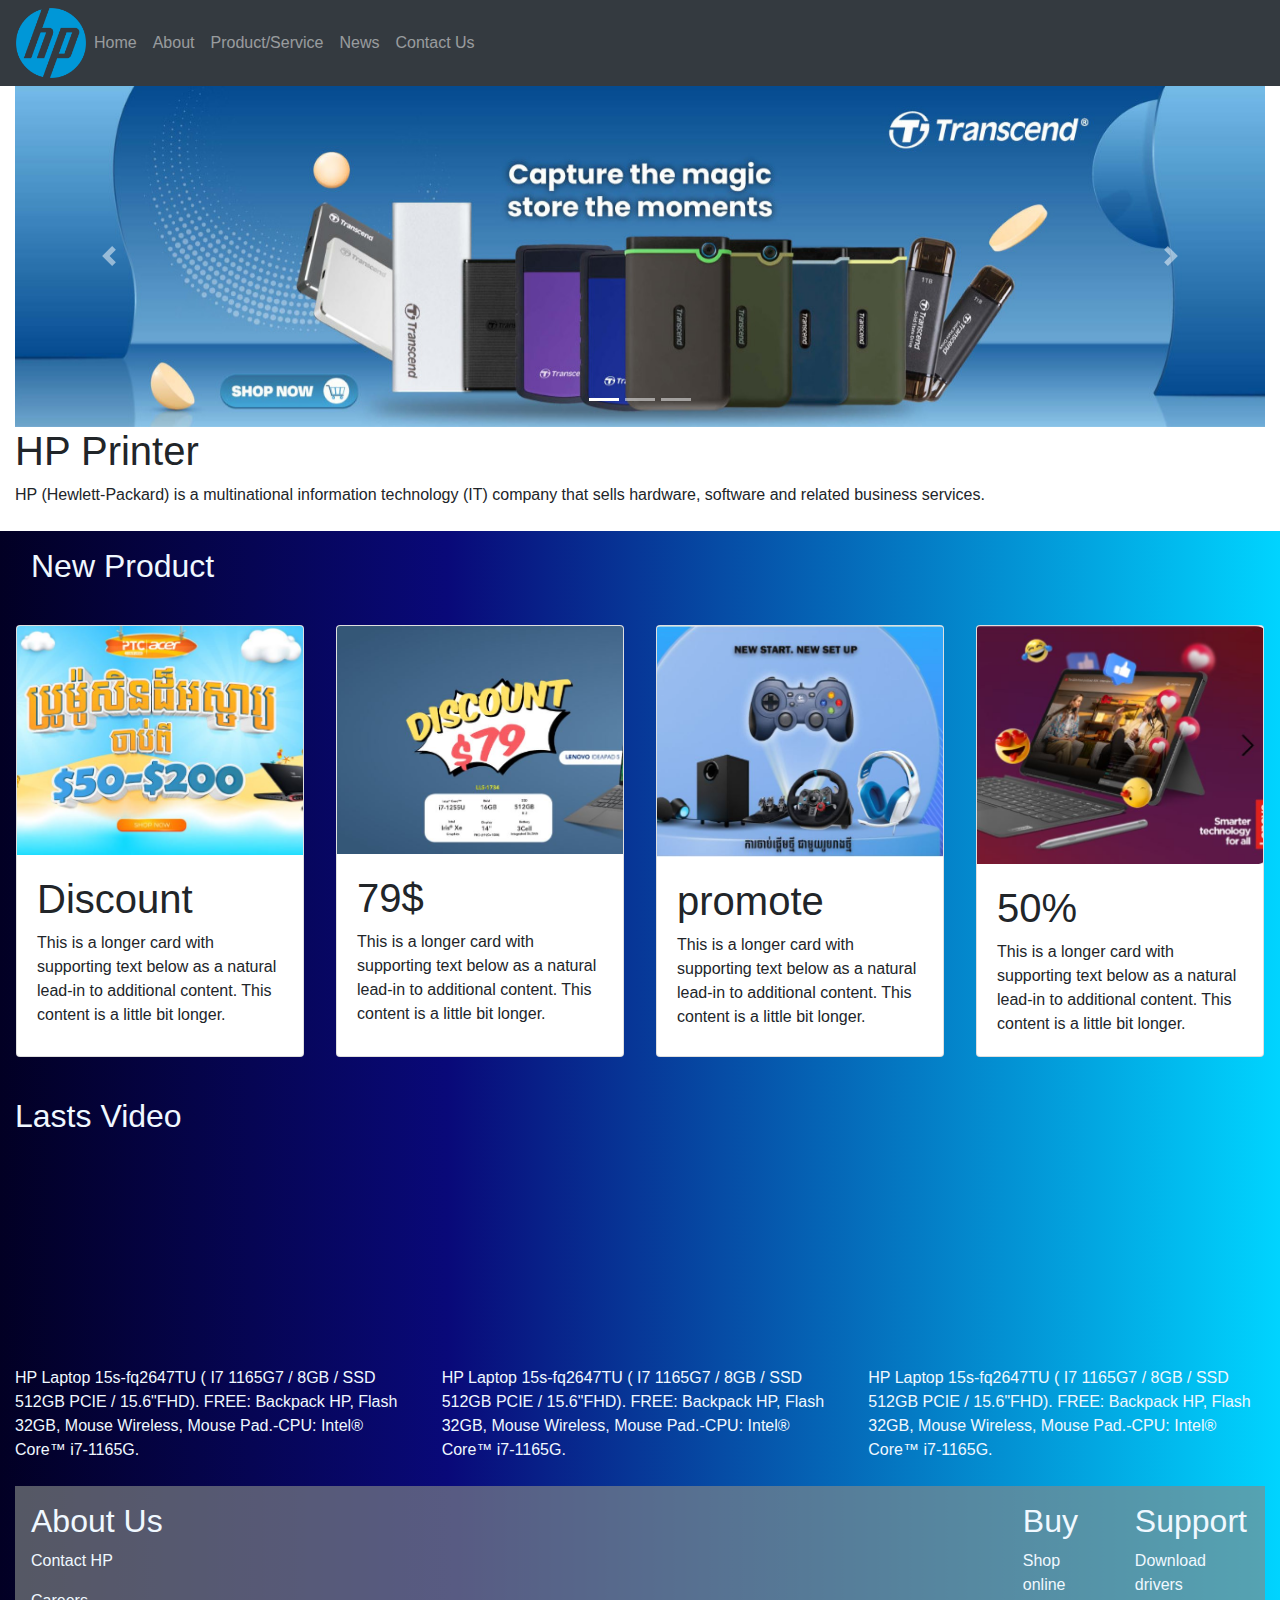
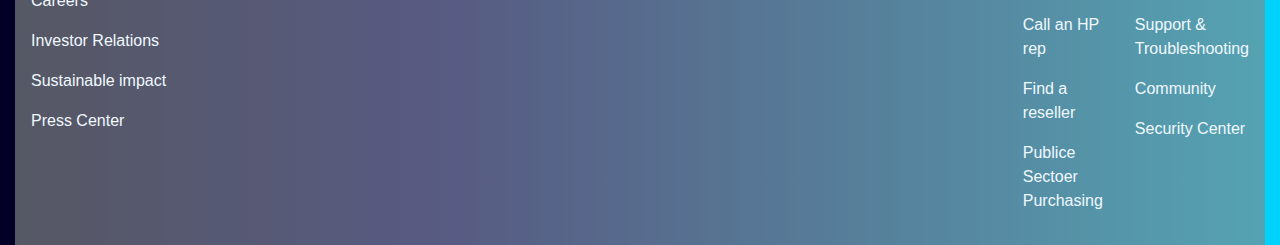
<file: Assignment01.html>
<!DOCTYPE html>
<html>
  <head>
  <title>HP</title>
  <meta name="viewport" content="width=device-width, initial-scale=1">
  <link rel="stylesheet" href="https://maxcdn.bootstrapcdn.com/bootstrap/4.5.2/css/bootstrap.min.css">
  <script src="https://ajax.googleapis.com/ajax/libs/jquery/3.5.1/jquery.min.js"></script>
  <script src="https://maxcdn.bootstrapcdn.com/bootstrap/4.5.2/js/bootstrap.min.js"></script>
  <style>
    .body{
      background-image: linear-gradient(90deg, #020024 0%, #090979 35%, #00d4ff 100%);
    }
.col-container {
  display: table;
  width: 100%;
}
.col {
  display: table-cell;
  padding: 16px;
}

</style>
  </head>
  <body>
    <nav class="navbar navbar-expand-lg navbar-dark bg-dark">

      <img src="HP.svg.png" height="70">
      <button class="navbar-toggler" data-target="#my_navigation" data-toggle="collapse">
        <span class="navbar-toggler-icon"></span>
      </button>

      <div class="collapse navbar-collapse" id="my_navigation">
        <ul class="navbar-nav">
          <li class="nav-item">
            <a href="#" class="nav-link">Home</a>
          </li>
          <li class="nav-item">
            <a href="#" class="nav-link">About</a>
          </li>
          <li class="nav-item">
            <a href="#" class="nav-link">Product/Service</a>
          </li>
          <li class="nav-item">
            <a href="#" class="nav-link">News</a>
          </li>
          <li class="nav-item">
            <a href="#" class="nav-link">Contact Us</a>
          </li>
        </ul>
      </div>
    </nav>
    <div class="container-fluid py-0">
      <div id="carouselExampleIndicators" class="carousel slide" data-ride="carousel">
        <ol class="carousel-indicators">
          <li data-target="#carouselExampleIndicators" data-slide-to="0" class="active"></li>
          <li data-target="#carouselExampleIndicators" data-slide-to="1"></li>
          <li data-target="#carouselExampleIndicators" data-slide-to="2"></li>
        </ol>
        <div class="carousel-inner">
          <div class="carousel-item active">
            <img class="d-block w-100" src="slide1.jpg" alt="First slide">
          </div>
          <div class="carousel-item">
            <img class="d-block w-100" src="slide2.jpg" alt="Second slide">
          </div>
          <div class="carousel-item">
            <img class="d-block w-100" src="slide3.jpg" alt="Third slide">
          </div>
        </div>
        <a class="carousel-control-prev" href="#carouselExampleIndicators" role="button" data-slide="prev">
          <span class="carousel-control-prev-icon" aria-hidden="true"></span>
          <span class="sr-only">Previous</span>
        </a>
        <a class="carousel-control-next" href="#carouselExampleIndicators" role="button" data-slide="next">
          <span class="carousel-control-next-icon" aria-hidden="true"></span>
          <span class="sr-only">Next</span>
        </a>
      </div>
      <h1>HP Printer</h1>
      <a>HP (Hewlett-Packard) is a multinational information technology (IT) company that sells hardware, software and related business services.</a>
    </div>
    <br>
    <div class="container-fluid py-0" style="background-image: linear-gradient(90deg, #020024 0%, #090979 35%, #00d4ff 100%);">
      <div class="col" style="color: aliceblue;">
        <h2>New Product</h2>
      </div>
    <div class="row">
      <div class="col">
        <div class="card h-100">
          <img src="news1.jpg" class="card-img-top" alt="news1">
          <div class="card-body">
            <h1>Discount</h1>
            <p class="card-text">This is a longer card with supporting text below as a natural lead-in to additional content. This content is a little bit longer.</p>
          </div>
        </div>
      </div>
      <div class="col">
        <div class="card h-100">
          <img src="news2.jpg" class="card-img-top" alt="news2">
          <div class="card-body">
            <h1>79$</h1>
            <p class="card-text">This is a longer card with supporting text below as a natural lead-in to additional content. This content is a little bit longer.</p>
          </div>
        </div>
      </div>
      <div class="col">
        <div class="card h-100">
          <img src="news3.jpg" class="card-img-top" alt="news3">
          <div class="card-body">
            <h1>promote</h1>
            <p class="card-text">This is a longer card with supporting text below as a natural lead-in to additional content. This content is a little bit longer.</p>
          </div>
        </div>
      </div>
        <div class="col">
          <div class="card h-100">
            <img src="news4.jpg" class="card-img-top" alt=".news4">
            <div class="card-body">
              <h1>50%</h1>
              <p class="card-text">This is a longer card with supporting text below as a natural lead-in to additional content. This content is a little bit longer.</p>
            </div>
          </div>
        </div>
      </div>
    <br>
    <div class="col-container " style="color: aliceblue;">
        <h2>Lasts Video</h2>
      <div class="row">

        <div class="col-lg-4">
          <div class="embed-responsive embed-responsive-16by9">
            <iframe width="560" height="315" src="https://www.youtube.com/embed/smoU272Dv14?si=t1Uvmnfo0dCnlJB9" title="YouTube video player" frameborder="0" allow="accelerometer; autoplay; clipboard-write; encrypted-media; gyroscope; picture-in-picture; web-share" referrerpolicy="strict-origin-when-cross-origin" allowfullscreen></iframe>
          </div>
          HP Laptop 15s-fq2647TU ( I7 1165G7 / 8GB / SSD 512GB PCIE / 15.6"FHD). FREE: Backpack HP, Flash 32GB, Mouse Wireless, Mouse Pad.-CPU: Intel® Core™ i7-1165G.
        </div>

        <div class="col-lg-4">
          <div class="embed-responsive embed-responsive-16by9">
            <iframe width="560" height="315" src="https://www.youtube.com/embed/smoU272Dv14?si=t1Uvmnfo0dCnlJB9" title="YouTube video player" frameborder="0" allow="accelerometer; autoplay; clipboard-write; encrypted-media; gyroscope; picture-in-picture; web-share" referrerpolicy="strict-origin-when-cross-origin" allowfullscreen></iframe>
          </div>
          HP Laptop 15s-fq2647TU ( I7 1165G7 / 8GB / SSD 512GB PCIE / 15.6"FHD). FREE: Backpack HP, Flash 32GB, Mouse Wireless, Mouse Pad.-CPU: Intel® Core™ i7-1165G.
        </div>

        <div class="col-lg-4">
          <div class="embed-responsive embed-responsive-16by9">
            <iframe width="560" height="315" src="https://www.youtube.com/embed/smoU272Dv14?si=t1Uvmnfo0dCnlJB9" title="YouTube video player" frameborder="0" allow="accelerometer; autoplay; clipboard-write; encrypted-media; gyroscope; picture-in-picture; web-share" referrerpolicy="strict-origin-when-cross-origin" allowfullscreen></iframe>
          </div>
          HP Laptop 15s-fq2647TU ( I7 1165G7 / 8GB / SSD 512GB PCIE / 15.6"FHD). FREE: Backpack HP, Flash 32GB, Mouse Wireless, Mouse Pad.-CPU: Intel® Core™ i7-1165G.
        </div>
      </div>
    <br>
    <div class="Footer" style="background-image: linear-gradient(90deg, #020024 0%, #090979 35%, #00d4ff 100%);" >
        <div class="col" style="background:rgba(132, 136, 136, 0.648)">
          <h2>About Us</h2>
          <p>Contact HP</p>
          <p>Careers</p>
          <p>Investor Relations</p>
          <p>Sustainable impact</p>
          <p>Press Center</p>
        </div>
  
        <div class="col" style="background:rgb(132, 136, 136, 0.648)">

          <h2>Buy</h2>
          <p>Shop online</p>
          <p>Call an HP rep</p>
          <p>Find a reseller</p>
          <p>Publice Sectoer Purchasing</p>
        </div>

        <div class="col" style="background:rgb(132, 136, 136, 0.648)">
          <h2>Support</h2>
          <p>Download drivers</p>
          <p>Support & Troubleshooting</p>
          <p>Community</p>
          <p>Security Center</p>
        </div>
      </div>
    </div>
  </body>
</html>
</file>
<file: Sty.css>
.container {
  position: relative;
  font-family: Arial;
}
.text-block{
  position: absolute;
  bottom: 20px;
  right: 20px;
  color: white;
  padding: 20px;
  box-shadow: 0 8px 16px 0 rgba(232, 7, 7, 0.2);
}
#rocketContainer {
  position: relative;
  width: 100%;
  height: 100%;
}

#rocket {
  position: absolute;
  top: 50%;
  left: -100px;
  transition: all 2s ease-in-out;
}

#inputContainer {
  margin-top: 20px;
}
</file>
<file: Lession/starAdmin/starAdmin/assets/vendors/iconfonts/flag-icon-css/assets/docs.css>
body {
  font-weight: 300;
  -webkit-font-smoothing: antialiased;
}
h1,
h2,
h3,
h4,
h5,
h6 {
  font-weight: 300;
}
.flag-wrapper {
  width: 100%;
  display: inline-block;
  position: relative;
  box-shadow: 0 0 2px black;
  overflow: hidden;
  margin-bottom: 20px;
}
.flag-wrapper:after {
  padding-top: 75%;
  /* ratio */
  display: block;
  content: '';
}
.flag-wrapper .flag {
  position: absolute;
  top: 0;
  bottom: 0;
  right: 0;
  left: 0;
  width: 100%;
  height: 100%;
  background-size: cover;
}
.no-wrap {
  white-space: nowrap;
  margin-bottom: 8px;
  overflow: hidden;
}
.all-flags .flag-icon-background {
  cursor: pointer;
}
.jumbotron {
  position: relative;
  font-size: 16px;
  color: #fff;
  color: rgba(255, 255, 255, 0.75);
  text-align: center;
  border-radius: 0;
  padding-bottom: 80px;
  background: linear-gradient(to right, #0d6632, #f4c01a);
}
.jumbotron h1 {
  margin-bottom: 15px;
  font-weight: 300;
  letter-spacing: -1px;
  color: #fff;
}
.jumbotron iframe {
  width: 100px!important;
  height: 20px!important;
  border: none;
  overflow: hidden;
  margin: 2px;
}
.jumbotron p a,
.jumbotron .jumbotron-links a {
  font-weight: 500;
  color: #fff;
}
.jumbotron .jumbotron-links {
  margin-top: 15px;
  margin-bottom: 0;
  padding-left: 0;
  list-style: none;
  font-size: 14px;
}
.jumbotron .jumbotron-links li {
  display: inline;
}
.jumbotron .jumbotron-links li + li {
  margin-left: 20px;
}
.jumbotron .bottom {
  position: absolute;
  bottom: 0;
  left: 0;
  right: 0;
  padding: 18px;
  background-color: rgba(0, 0, 0, 0.2);
}
.btn-outline {
  margin-top: 15px;
  margin-bottom: 15px;
  padding: 18px 24px;
  font-size: inherit;
  font-weight: 500;
  color: #fff;
  /* redeclare to override the `.jumbotron a` */
  background-color: transparent;
  border-color: #fff;
  border-color: rgba(255, 255, 255, 0.5);
  transition: all 0.1s ease-in-out;
}
.btn-outline:hover,
.btn-outline:active {
  color: #0d6632;
  background-color: #fff;
  border-color: #fff;
}
.how-to {
  padding: 20px;
}
.how-to h2 {
  text-align: center;
}
.how-to li {
  font-size: 21px;
  line-height: 1.7;
  margin-top: 20px;
}
.how-to li p {
  font-size: 16px;
  color: #555;
}
.how-to code {
  font-size: 85%;
  word-wrap: break-word;
  white-space: normal;
}
footer {
  text-align: center;
  opacity: .8;
  padding: 50px;
  background: linear-gradient(to right, #f4c01a, #0d6632);
}
footer a {
  color: #fff;
}
footer a:hover {
  color: #fff;
}
.links {
  margin: 0;
  list-style: none;
  padding-left: 0;
}
.links li {
  display: inline;
  padding: 0 10px;
}
</file>
<file: Lession/starAdmin/starAdmin/assets/vendors/iconfonts/flag-icon-css/css/flag-icon.css>
.flag-icon-background {
  background-size: contain;
  background-position: 50%;
  background-repeat: no-repeat;
}
.flag-icon {
  background-size: contain;
  background-position: 50%;
  background-repeat: no-repeat;
  position: relative;
  display: inline-block;
  width: 1.33333333em;
  line-height: 1em;
}
.flag-icon:before {
  content: "\00a0";
}
.flag-icon.flag-icon-squared {
  width: 1em;
}
.flag-icon-ad {
  background-image: url(../flags/4x3/ad.svg);
}
.flag-icon-ad.flag-icon-squared {
  background-image: url(../flags/1x1/ad.svg);
}
.flag-icon-ae {
  background-image: url(../flags/4x3/ae.svg);
}
.flag-icon-ae.flag-icon-squared {
  background-image: url(../flags/1x1/ae.svg);
}
.flag-icon-af {
  background-image: url(../flags/4x3/af.svg);
}
.flag-icon-af.flag-icon-squared {
  background-image: url(../flags/1x1/af.svg);
}
.flag-icon-ag {
  background-image: url(../flags/4x3/ag.svg);
}
.flag-icon-ag.flag-icon-squared {
  background-image: url(../flags/1x1/ag.svg);
}
.flag-icon-ai {
  background-image: url(../flags/4x3/ai.svg);
}
.flag-icon-ai.flag-icon-squared {
  background-image: url(../flags/1x1/ai.svg);
}
.flag-icon-al {
  background-image: url(../flags/4x3/al.svg);
}
.flag-icon-al.flag-icon-squared {
  background-image: url(../flags/1x1/al.svg);
}
.flag-icon-am {
  background-image: url(../flags/4x3/am.svg);
}
.flag-icon-am.flag-icon-squared {
  background-image: url(../flags/1x1/am.svg);
}
.flag-icon-ao {
  background-image: url(../flags/4x3/ao.svg);
}
.flag-icon-ao.flag-icon-squared {
  background-image: url(../flags/1x1/ao.svg);
}
.flag-icon-aq {
  background-image: url(../flags/4x3/aq.svg);
}
.flag-icon-aq.flag-icon-squared {
  background-image: url(../flags/1x1/aq.svg);
}
.flag-icon-ar {
  background-image: url(../flags/4x3/ar.svg);
}
.flag-icon-ar.flag-icon-squared {
  background-image: url(../flags/1x1/ar.svg);
}
.flag-icon-as {
  background-image: url(../flags/4x3/as.svg);
}
.flag-icon-as.flag-icon-squared {
  background-image: url(../flags/1x1/as.svg);
}
.flag-icon-at {
  background-image: url(../flags/4x3/at.svg);
}
.flag-icon-at.flag-icon-squared {
  background-image: url(../flags/1x1/at.svg);
}
.flag-icon-au {
  background-image: url(../flags/4x3/au.svg);
}
.flag-icon-au.flag-icon-squared {
  background-image: url(../flags/1x1/au.svg);
}
.flag-icon-aw {
  background-image: url(../flags/4x3/aw.svg);
}
.flag-icon-aw.flag-icon-squared {
  background-image: url(../flags/1x1/aw.svg);
}
.flag-icon-ax {
  background-image: url(../flags/4x3/ax.svg);
}
.flag-icon-ax.flag-icon-squared {
  background-image: url(../flags/1x1/ax.svg);
}
.flag-icon-az {
  background-image: url(../flags/4x3/az.svg);
}
.flag-icon-az.flag-icon-squared {
  background-image: url(../flags/1x1/az.svg);
}
.flag-icon-ba {
  background-image: url(../flags/4x3/ba.svg);
}
.flag-icon-ba.flag-icon-squared {
  background-image: url(../flags/1x1/ba.svg);
}
.flag-icon-bb {
  background-image: url(../flags/4x3/bb.svg);
}
.flag-icon-bb.flag-icon-squared {
  background-image: url(../flags/1x1/bb.svg);
}
.flag-icon-bd {
  background-image: url(../flags/4x3/bd.svg);
}
.flag-icon-bd.flag-icon-squared {
  background-image: url(../flags/1x1/bd.svg);
}
.flag-icon-be {
  background-image: url(../flags/4x3/be.svg);
}
.flag-icon-be.flag-icon-squared {
  background-image: url(../flags/1x1/be.svg);
}
.flag-icon-bf {
  background-image: url(../flags/4x3/bf.svg);
}
.flag-icon-bf.flag-icon-squared {
  background-image: url(../flags/1x1/bf.svg);
}
.flag-icon-bg {
  background-image: url(../flags/4x3/bg.svg);
}
.flag-icon-bg.flag-icon-squared {
  background-image: url(../flags/1x1/bg.svg);
}
.flag-icon-bh {
  background-image: url(../flags/4x3/bh.svg);
}
.flag-icon-bh.flag-icon-squared {
  background-image: url(../flags/1x1/bh.svg);
}
.flag-icon-bi {
  background-image: url(../flags/4x3/bi.svg);
}
.flag-icon-bi.flag-icon-squared {
  background-image: url(../flags/1x1/bi.svg);
}
.flag-icon-bj {
  background-image: url(../flags/4x3/bj.svg);
}
.flag-icon-bj.flag-icon-squared {
  background-image: url(../flags/1x1/bj.svg);
}
.flag-icon-bl {
  background-image: url(../flags/4x3/bl.svg);
}
.flag-icon-bl.flag-icon-squared {
  background-image: url(../flags/1x1/bl.svg);
}
.flag-icon-bm {
  background-image: url(../flags/4x3/bm.svg);
}
.flag-icon-bm.flag-icon-squared {
  background-image: url(../flags/1x1/bm.svg);
}
.flag-icon-bn {
  background-image: url(../flags/4x3/bn.svg);
}
.flag-icon-bn.flag-icon-squared {
  background-image: url(../flags/1x1/bn.svg);
}
.flag-icon-bo {
  background-image: url(../flags/4x3/bo.svg);
}
.flag-icon-bo.flag-icon-squared {
  background-image: url(../flags/1x1/bo.svg);
}
.flag-icon-bq {
  background-image: url(../flags/4x3/bq.svg);
}
.flag-icon-bq.flag-icon-squared {
  background-image: url(../flags/1x1/bq.svg);
}
.flag-icon-br {
  background-image: url(../flags/4x3/br.svg);
}
.flag-icon-br.flag-icon-squared {
  background-image: url(../flags/1x1/br.svg);
}
.flag-icon-bs {
  background-image: url(../flags/4x3/bs.svg);
}
.flag-icon-bs.flag-icon-squared {
  background-image: url(../flags/1x1/bs.svg);
}
.flag-icon-bt {
  background-image: url(../flags/4x3/bt.svg);
}
.flag-icon-bt.flag-icon-squared {
  background-image: url(../flags/1x1/bt.svg);
}
.flag-icon-bv {
  background-image: url(../flags/4x3/bv.svg);
}
.flag-icon-bv.flag-icon-squared {
  background-image: url(../flags/1x1/bv.svg);
}
.flag-icon-bw {
  background-image: url(../flags/4x3/bw.svg);
}
.flag-icon-bw.flag-icon-squared {
  background-image: url(../flags/1x1/bw.svg);
}
.flag-icon-by {
  background-image: url(../flags/4x3/by.svg);
}
.flag-icon-by.flag-icon-squared {
  background-image: url(../flags/1x1/by.svg);
}
.flag-icon-bz {
  background-image: url(../flags/4x3/bz.svg);
}
.flag-icon-bz.flag-icon-squared {
  background-image: url(../flags/1x1/bz.svg);
}
.flag-icon-ca {
  background-image: url(../flags/4x3/ca.svg);
}
.flag-icon-ca.flag-icon-squared {
  background-image: url(../flags/1x1/ca.svg);
}
.flag-icon-cc {
  background-image: url(../flags/4x3/cc.svg);
}
.flag-icon-cc.flag-icon-squared {
  background-image: url(../flags/1x1/cc.svg);
}
.flag-icon-cd {
  background-image: url(../flags/4x3/cd.svg);
}
.flag-icon-cd.flag-icon-squared {
  background-image: url(../flags/1x1/cd.svg);
}
.flag-icon-cf {
  background-image: url(../flags/4x3/cf.svg);
}
.flag-icon-cf.flag-icon-squared {
  background-image: url(../flags/1x1/cf.svg);
}
.flag-icon-cg {
  background-image: url(../flags/4x3/cg.svg);
}
.flag-icon-cg.flag-icon-squared {
  background-image: url(../flags/1x1/cg.svg);
}
.flag-icon-ch {
  background-image: url(../flags/4x3/ch.svg);
}
.flag-icon-ch.flag-icon-squared {
  background-image: url(../flags/1x1/ch.svg);
}
.flag-icon-ci {
  background-image: url(../flags/4x3/ci.svg);
}
.flag-icon-ci.flag-icon-squared {
  background-image: url(../flags/1x1/ci.svg);
}
.flag-icon-ck {
  background-image: url(../flags/4x3/ck.svg);
}
.flag-icon-ck.flag-icon-squared {
  background-image: url(../flags/1x1/ck.svg);
}
.flag-icon-cl {
  background-image: url(../flags/4x3/cl.svg);
}
.flag-icon-cl.flag-icon-squared {
  background-image: url(../flags/1x1/cl.svg);
}
.flag-icon-cm {
  background-image: url(../flags/4x3/cm.svg);
}
.flag-icon-cm.flag-icon-squared {
  background-image: url(../flags/1x1/cm.svg);
}
.flag-icon-cn {
  background-image: url(../flags/4x3/cn.svg);
}
.flag-icon-cn.flag-icon-squared {
  background-image: url(../flags/1x1/cn.svg);
}
.flag-icon-co {
  background-image: url(../flags/4x3/co.svg);
}
.flag-icon-co.flag-icon-squared {
  background-image: url(../flags/1x1/co.svg);
}
.flag-icon-cr {
  background-image: url(../flags/4x3/cr.svg);
}
.flag-icon-cr.flag-icon-squared {
  background-image: url(../flags/1x1/cr.svg);
}
.flag-icon-cu {
  background-image: url(../flags/4x3/cu.svg);
}
.flag-icon-cu.flag-icon-squared {
  background-image: url(../flags/1x1/cu.svg);
}
.flag-icon-cv {
  background-image: url(../flags/4x3/cv.svg);
}
.flag-icon-cv.flag-icon-squared {
  background-image: url(../flags/1x1/cv.svg);
}
.flag-icon-cw {
  background-image: url(../flags/4x3/cw.svg);
}
.flag-icon-cw.flag-icon-squared {
  background-image: url(../flags/1x1/cw.svg);
}
.flag-icon-cx {
  background-image: url(../flags/4x3/cx.svg);
}
.flag-icon-cx.flag-icon-squared {
  background-image: url(../flags/1x1/cx.svg);
}
.flag-icon-cy {
  background-image: url(../flags/4x3/cy.svg);
}
.flag-icon-cy.flag-icon-squared {
  background-image: url(../flags/1x1/cy.svg);
}
.flag-icon-cz {
  background-image: url(../flags/4x3/cz.svg);
}
.flag-icon-cz.flag-icon-squared {
  background-image: url(../flags/1x1/cz.svg);
}
.flag-icon-de {
  background-image: url(../flags/4x3/de.svg);
}
.flag-icon-de.flag-icon-squared {
  background-image: url(../flags/1x1/de.svg);
}
.flag-icon-dj {
  background-image: url(../flags/4x3/dj.svg);
}
.flag-icon-dj.flag-icon-squared {
  background-image: url(../flags/1x1/dj.svg);
}
.flag-icon-dk {
  background-image: url(../flags/4x3/dk.svg);
}
.flag-icon-dk.flag-icon-squared {
  background-image: url(../flags/1x1/dk.svg);
}
.flag-icon-dm {
  background-image: url(../flags/4x3/dm.svg);
}
.flag-icon-dm.flag-icon-squared {
  background-image: url(../flags/1x1/dm.svg);
}
.flag-icon-do {
  background-image: url(../flags/4x3/do.svg);
}
.flag-icon-do.flag-icon-squared {
  background-image: url(../flags/1x1/do.svg);
}
.flag-icon-dz {
  background-image: url(../flags/4x3/dz.svg);
}
.flag-icon-dz.flag-icon-squared {
  background-image: url(../flags/1x1/dz.svg);
}
.flag-icon-ec {
  background-image: url(../flags/4x3/ec.svg);
}
.flag-icon-ec.flag-icon-squared {
  background-image: url(../flags/1x1/ec.svg);
}
.flag-icon-ee {
  background-image: url(../flags/4x3/ee.svg);
}
.flag-icon-ee.flag-icon-squared {
  background-image: url(../flags/1x1/ee.svg);
}
.flag-icon-eg {
  background-image: url(../flags/4x3/eg.svg);
}
.flag-icon-eg.flag-icon-squared {
  background-image: url(../flags/1x1/eg.svg);
}
.flag-icon-eh {
  background-image: url(../flags/4x3/eh.svg);
}
.flag-icon-eh.flag-icon-squared {
  background-image: url(../flags/1x1/eh.svg);
}
.flag-icon-er {
  background-image: url(../flags/4x3/er.svg);
}
.flag-icon-er.flag-icon-squared {
  background-image: url(../flags/1x1/er.svg);
}
.flag-icon-es {
  background-image: url(../flags/4x3/es.svg);
}
.flag-icon-es.flag-icon-squared {
  background-image: url(../flags/1x1/es.svg);
}
.flag-icon-et {
  background-image: url(../flags/4x3/et.svg);
}
.flag-icon-et.flag-icon-squared {
  background-image: url(../flags/1x1/et.svg);
}
.flag-icon-fi {
  background-image: url(../flags/4x3/fi.svg);
}
.flag-icon-fi.flag-icon-squared {
  background-image: url(../flags/1x1/fi.svg);
}
.flag-icon-fj {
  background-image: url(../flags/4x3/fj.svg);
}
.flag-icon-fj.flag-icon-squared {
  background-image: url(../flags/1x1/fj.svg);
}
.flag-icon-fk {
  background-image: url(../flags/4x3/fk.svg);
}
.flag-icon-fk.flag-icon-squared {
  background-image: url(../flags/1x1/fk.svg);
}
.flag-icon-fm {
  background-image: url(../flags/4x3/fm.svg);
}
.flag-icon-fm.flag-icon-squared {
  background-image: url(../flags/1x1/fm.svg);
}
.flag-icon-fo {
  background-image: url(../flags/4x3/fo.svg);
}
.flag-icon-fo.flag-icon-squared {
  background-image: url(../flags/1x1/fo.svg);
}
.flag-icon-fr {
  background-image: url(../flags/4x3/fr.svg);
}
.flag-icon-fr.flag-icon-squared {
  background-image: url(../flags/1x1/fr.svg);
}
.flag-icon-ga {
  background-image: url(../flags/4x3/ga.svg);
}
.flag-icon-ga.flag-icon-squared {
  background-image: url(../flags/1x1/ga.svg);
}
.flag-icon-gb {
  background-image: url(../flags/4x3/gb.svg);
}
.flag-icon-gb.flag-icon-squared {
  background-image: url(../flags/1x1/gb.svg);
}
.flag-icon-gd {
  background-image: url(../flags/4x3/gd.svg);
}
.flag-icon-gd.flag-icon-squared {
  background-image: url(../flags/1x1/gd.svg);
}
.flag-icon-ge {
  background-image: url(../flags/4x3/ge.svg);
}
.flag-icon-ge.flag-icon-squared {
  background-image: url(../flags/1x1/ge.svg);
}
.flag-icon-gf {
  background-image: url(../flags/4x3/gf.svg);
}
.flag-icon-gf.flag-icon-squared {
  background-image: url(../flags/1x1/gf.svg);
}
.flag-icon-gg {
  background-image: url(../flags/4x3/gg.svg);
}
.flag-icon-gg.flag-icon-squared {
  background-image: url(../flags/1x1/gg.svg);
}
.flag-icon-gh {
  background-image: url(../flags/4x3/gh.svg);
}
.flag-icon-gh.flag-icon-squared {
  background-image: url(../flags/1x1/gh.svg);
}
.flag-icon-gi {
  background-image: url(../flags/4x3/gi.svg);
}
.flag-icon-gi.flag-icon-squared {
  background-image: url(../flags/1x1/gi.svg);
}
.flag-icon-gl {
  background-image: url(../flags/4x3/gl.svg);
}
.flag-icon-gl.flag-icon-squared {
  background-image: url(../flags/1x1/gl.svg);
}
.flag-icon-gm {
  background-image: url(../flags/4x3/gm.svg);
}
.flag-icon-gm.flag-icon-squared {
  background-image: url(../flags/1x1/gm.svg);
}
.flag-icon-gn {
  background-image: url(../flags/4x3/gn.svg);
}
.flag-icon-gn.flag-icon-squared {
  background-image: url(../flags/1x1/gn.svg);
}
.flag-icon-gp {
  background-image: url(../flags/4x3/gp.svg);
}
.flag-icon-gp.flag-icon-squared {
  background-image: url(../flags/1x1/gp.svg);
}
.flag-icon-gq {
  background-image: url(../flags/4x3/gq.svg);
}
.flag-icon-gq.flag-icon-squared {
  background-image: url(../flags/1x1/gq.svg);
}
.flag-icon-gr {
  background-image: url(../flags/4x3/gr.svg);
}
.flag-icon-gr.flag-icon-squared {
  background-image: url(../flags/1x1/gr.svg);
}
.flag-icon-gs {
  background-image: url(../flags/4x3/gs.svg);
}
.flag-icon-gs.flag-icon-squared {
  background-image: url(../flags/1x1/gs.svg);
}
.flag-icon-gt {
  background-image: url(../flags/4x3/gt.svg);
}
.flag-icon-gt.flag-icon-squared {
  background-image: url(../flags/1x1/gt.svg);
}
.flag-icon-gu {
  background-image: url(../flags/4x3/gu.svg);
}
.flag-icon-gu.flag-icon-squared {
  background-image: url(../flags/1x1/gu.svg);
}
.flag-icon-gw {
  background-image: url(../flags/4x3/gw.svg);
}
.flag-icon-gw.flag-icon-squared {
  background-image: url(../flags/1x1/gw.svg);
}
.flag-icon-gy {
  background-image: url(../flags/4x3/gy.svg);
}
.flag-icon-gy.flag-icon-squared {
  background-image: url(../flags/1x1/gy.svg);
}
.flag-icon-hk {
  background-image: url(../flags/4x3/hk.svg);
}
.flag-icon-hk.flag-icon-squared {
  background-image: url(../flags/1x1/hk.svg);
}
.flag-icon-hm {
  background-image: url(../flags/4x3/hm.svg);
}
.flag-icon-hm.flag-icon-squared {
  background-image: url(../flags/1x1/hm.svg);
}
.flag-icon-hn {
  background-image: url(../flags/4x3/hn.svg);
}
.flag-icon-hn.flag-icon-squared {
  background-image: url(../flags/1x1/hn.svg);
}
.flag-icon-hr {
  background-image: url(../flags/4x3/hr.svg);
}
.flag-icon-hr.flag-icon-squared {
  background-image: url(../flags/1x1/hr.svg);
}
.flag-icon-ht {
  background-image: url(../flags/4x3/ht.svg);
}
.flag-icon-ht.flag-icon-squared {
  background-image: url(../flags/1x1/ht.svg);
}
.flag-icon-hu {
  background-image: url(../flags/4x3/hu.svg);
}
.flag-icon-hu.flag-icon-squared {
  background-image: url(../flags/1x1/hu.svg);
}
.flag-icon-id {
  background-image: url(../flags/4x3/id.svg);
}
.flag-icon-id.flag-icon-squared {
  background-image: url(../flags/1x1/id.svg);
}
.flag-icon-ie {
  background-image: url(../flags/4x3/ie.svg);
}
.flag-icon-ie.flag-icon-squared {
  background-image: url(../flags/1x1/ie.svg);
}
.flag-icon-il {
  background-image: url(../flags/4x3/il.svg);
}
.flag-icon-il.flag-icon-squared {
  background-image: url(../flags/1x1/il.svg);
}
.flag-icon-im {
  background-image: url(../flags/4x3/im.svg);
}
.flag-icon-im.flag-icon-squared {
  background-image: url(../flags/1x1/im.svg);
}
.flag-icon-in {
  background-image: url(../flags/4x3/in.svg);
}
.flag-icon-in.flag-icon-squared {
  background-image: url(../flags/1x1/in.svg);
}
.flag-icon-io {
  background-image: url(../flags/4x3/io.svg);
}
.flag-icon-io.flag-icon-squared {
  background-image: url(../flags/1x1/io.svg);
}
.flag-icon-iq {
  background-image: url(../flags/4x3/iq.svg);
}
.flag-icon-iq.flag-icon-squared {
  background-image: url(../flags/1x1/iq.svg);
}
.flag-icon-ir {
  background-image: url(../flags/4x3/ir.svg);
}
.flag-icon-ir.flag-icon-squared {
  background-image: url(../flags/1x1/ir.svg);
}
.flag-icon-is {
  background-image: url(../flags/4x3/is.svg);
}
.flag-icon-is.flag-icon-squared {
  background-image: url(../flags/1x1/is.svg);
}
.flag-icon-it {
  background-image: url(../flags/4x3/it.svg);
}
.flag-icon-it.flag-icon-squared {
  background-image: url(../flags/1x1/it.svg);
}
.flag-icon-je {
  background-image: url(../flags/4x3/je.svg);
}
.flag-icon-je.flag-icon-squared {
  background-image: url(../flags/1x1/je.svg);
}
.flag-icon-jm {
  background-image: url(../flags/4x3/jm.svg);
}
.flag-icon-jm.flag-icon-squared {
  background-image: url(../flags/1x1/jm.svg);
}
.flag-icon-jo {
  background-image: url(../flags/4x3/jo.svg);
}
.flag-icon-jo.flag-icon-squared {
  background-image: url(../flags/1x1/jo.svg);
}
.flag-icon-jp {
  background-image: url(../flags/4x3/jp.svg);
}
.flag-icon-jp.flag-icon-squared {
  background-image: url(../flags/1x1/jp.svg);
}
.flag-icon-ke {
  background-image: url(../flags/4x3/ke.svg);
}
.flag-icon-ke.flag-icon-squared {
  background-image: url(../flags/1x1/ke.svg);
}
.flag-icon-kg {
  background-image: url(../flags/4x3/kg.svg);
}
.flag-icon-kg.flag-icon-squared {
  background-image: url(../flags/1x1/kg.svg);
}
.flag-icon-kh {
  background-image: url(../flags/4x3/kh.svg);
}
.flag-icon-kh.flag-icon-squared {
  background-image: url(../flags/1x1/kh.svg);
}
.flag-icon-ki {
  background-image: url(../flags/4x3/ki.svg);
}
.flag-icon-ki.flag-icon-squared {
  background-image: url(../flags/1x1/ki.svg);
}
.flag-icon-km {
  background-image: url(../flags/4x3/km.svg);
}
.flag-icon-km.flag-icon-squared {
  background-image: url(../flags/1x1/km.svg);
}
.flag-icon-kn {
  background-image: url(../flags/4x3/kn.svg);
}
.flag-icon-kn.flag-icon-squared {
  background-image: url(../flags/1x1/kn.svg);
}
.flag-icon-kp {
  background-image: url(../flags/4x3/kp.svg);
}
.flag-icon-kp.flag-icon-squared {
  background-image: url(../flags/1x1/kp.svg);
}
.flag-icon-kr {
  background-image: url(../flags/4x3/kr.svg);
}
.flag-icon-kr.flag-icon-squared {
  background-image: url(../flags/1x1/kr.svg);
}
.flag-icon-kw {
  background-image: url(../flags/4x3/kw.svg);
}
.flag-icon-kw.flag-icon-squared {
  background-image: url(../flags/1x1/kw.svg);
}
.flag-icon-ky {
  background-image: url(../flags/4x3/ky.svg);
}
.flag-icon-ky.flag-icon-squared {
  background-image: url(../flags/1x1/ky.svg);
}
.flag-icon-kz {
  background-image: url(../flags/4x3/kz.svg);
}
.flag-icon-kz.flag-icon-squared {
  background-image: url(../flags/1x1/kz.svg);
}
.flag-icon-la {
  background-image: url(../flags/4x3/la.svg);
}
.flag-icon-la.flag-icon-squared {
  background-image: url(../flags/1x1/la.svg);
}
.flag-icon-lb {
  background-image: url(../flags/4x3/lb.svg);
}
.flag-icon-lb.flag-icon-squared {
  background-image: url(../flags/1x1/lb.svg);
}
.flag-icon-lc {
  background-image: url(../flags/4x3/lc.svg);
}
.flag-icon-lc.flag-icon-squared {
  background-image: url(../flags/1x1/lc.svg);
}
.flag-icon-li {
  background-image: url(../flags/4x3/li.svg);
}
.flag-icon-li.flag-icon-squared {
  background-image: url(../flags/1x1/li.svg);
}
.flag-icon-lk {
  background-image: url(../flags/4x3/lk.svg);
}
.flag-icon-lk.flag-icon-squared {
  background-image: url(../flags/1x1/lk.svg);
}
.flag-icon-lr {
  background-image: url(../flags/4x3/lr.svg);
}
.flag-icon-lr.flag-icon-squared {
  background-image: url(../flags/1x1/lr.svg);
}
.flag-icon-ls {
  background-image: url(../flags/4x3/ls.svg);
}
.flag-icon-ls.flag-icon-squared {
  background-image: url(../flags/1x1/ls.svg);
}
.flag-icon-lt {
  background-image: url(../flags/4x3/lt.svg);
}
.flag-icon-lt.flag-icon-squared {
  background-image: url(../flags/1x1/lt.svg);
}
.flag-icon-lu {
  background-image: url(../flags/4x3/lu.svg);
}
.flag-icon-lu.flag-icon-squared {
  background-image: url(../flags/1x1/lu.svg);
}
.flag-icon-lv {
  background-image: url(../flags/4x3/lv.svg);
}
.flag-icon-lv.flag-icon-squared {
  background-image: url(../flags/1x1/lv.svg);
}
.flag-icon-ly {
  background-image: url(../flags/4x3/ly.svg);
}
.flag-icon-ly.flag-icon-squared {
  background-image: url(../flags/1x1/ly.svg);
}
.flag-icon-ma {
  background-image: url(../flags/4x3/ma.svg);
}
.flag-icon-ma.flag-icon-squared {
  background-image: url(../flags/1x1/ma.svg);
}
.flag-icon-mc {
  background-image: url(../flags/4x3/mc.svg);
}
.flag-icon-mc.flag-icon-squared {
  background-image: url(../flags/1x1/mc.svg);
}
.flag-icon-md {
  background-image: url(../flags/4x3/md.svg);
}
.flag-icon-md.flag-icon-squared {
  background-image: url(../flags/1x1/md.svg);
}
.flag-icon-me {
  background-image: url(../flags/4x3/me.svg);
}
.flag-icon-me.flag-icon-squared {
  background-image: url(../flags/1x1/me.svg);
}
.flag-icon-mf {
  background-image: url(../flags/4x3/mf.svg);
}
.flag-icon-mf.flag-icon-squared {
  background-image: url(../flags/1x1/mf.svg);
}
.flag-icon-mg {
  background-image: url(../flags/4x3/mg.svg);
}
.flag-icon-mg.flag-icon-squared {
  background-image: url(../flags/1x1/mg.svg);
}
.flag-icon-mh {
  background-image: url(../flags/4x3/mh.svg);
}
.flag-icon-mh.flag-icon-squared {
  background-image: url(../flags/1x1/mh.svg);
}
.flag-icon-mk {
  background-image: url(../flags/4x3/mk.svg);
}
.flag-icon-mk.flag-icon-squared {
  background-image: url(../flags/1x1/mk.svg);
}
.flag-icon-ml {
  background-image: url(../flags/4x3/ml.svg);
}
.flag-icon-ml.flag-icon-squared {
  background-image: url(../flags/1x1/ml.svg);
}
.flag-icon-mm {
  background-image: url(../flags/4x3/mm.svg);
}
.flag-icon-mm.flag-icon-squared {
  background-image: url(../flags/1x1/mm.svg);
}
.flag-icon-mn {
  background-image: url(../flags/4x3/mn.svg);
}
.flag-icon-mn.flag-icon-squared {
  background-image: url(../flags/1x1/mn.svg);
}
.flag-icon-mo {
  background-image: url(../flags/4x3/mo.svg);
}
.flag-icon-mo.flag-icon-squared {
  background-image: url(../flags/1x1/mo.svg);
}
.flag-icon-mp {
  background-image: url(../flags/4x3/mp.svg);
}
.flag-icon-mp.flag-icon-squared {
  background-image: url(../flags/1x1/mp.svg);
}
.flag-icon-mq {
  background-image: url(../flags/4x3/mq.svg);
}
.flag-icon-mq.flag-icon-squared {
  background-image: url(../flags/1x1/mq.svg);
}
.flag-icon-mr {
  background-image: url(../flags/4x3/mr.svg);
}
.flag-icon-mr.flag-icon-squared {
  background-image: url(../flags/1x1/mr.svg);
}
.flag-icon-ms {
  background-image: url(../flags/4x3/ms.svg);
}
.flag-icon-ms.flag-icon-squared {
  background-image: url(../flags/1x1/ms.svg);
}
.flag-icon-mt {
  background-image: url(../flags/4x3/mt.svg);
}
.flag-icon-mt.flag-icon-squared {
  background-image: url(../flags/1x1/mt.svg);
}
.flag-icon-mu {
  background-image: url(../flags/4x3/mu.svg);
}
.flag-icon-mu.flag-icon-squared {
  background-image: url(../flags/1x1/mu.svg);
}
.flag-icon-mv {
  background-image: url(../flags/4x3/mv.svg);
}
.flag-icon-mv.flag-icon-squared {
  background-image: url(../flags/1x1/mv.svg);
}
.flag-icon-mw {
  background-image: url(../flags/4x3/mw.svg);
}
.flag-icon-mw.flag-icon-squared {
  background-image: url(../flags/1x1/mw.svg);
}
.flag-icon-mx {
  background-image: url(../flags/4x3/mx.svg);
}
.flag-icon-mx.flag-icon-squared {
  background-image: url(../flags/1x1/mx.svg);
}
.flag-icon-my {
  background-image: url(../flags/4x3/my.svg);
}
.flag-icon-my.flag-icon-squared {
  background-image: url(../flags/1x1/my.svg);
}
.flag-icon-mz {
  background-image: url(../flags/4x3/mz.svg);
}
.flag-icon-mz.flag-icon-squared {
  background-image: url(../flags/1x1/mz.svg);
}
.flag-icon-na {
  background-image: url(../flags/4x3/na.svg);
}
.flag-icon-na.flag-icon-squared {
  background-image: url(../flags/1x1/na.svg);
}
.flag-icon-nc {
  background-image: url(../flags/4x3/nc.svg);
}
.flag-icon-nc.flag-icon-squared {
  background-image: url(../flags/1x1/nc.svg);
}
.flag-icon-ne {
  background-image: url(../flags/4x3/ne.svg);
}
.flag-icon-ne.flag-icon-squared {
  background-image: url(../flags/1x1/ne.svg);
}
.flag-icon-nf {
  background-image: url(../flags/4x3/nf.svg);
}
.flag-icon-nf.flag-icon-squared {
  background-image: url(../flags/1x1/nf.svg);
}
.flag-icon-ng {
  background-image: url(../flags/4x3/ng.svg);
}
.flag-icon-ng.flag-icon-squared {
  background-image: url(../flags/1x1/ng.svg);
}
.flag-icon-ni {
  background-image: url(../flags/4x3/ni.svg);
}
.flag-icon-ni.flag-icon-squared {
  background-image: url(../flags/1x1/ni.svg);
}
.flag-icon-nl {
  background-image: url(../flags/4x3/nl.svg);
}
.flag-icon-nl.flag-icon-squared {
  background-image: url(../flags/1x1/nl.svg);
}
.flag-icon-no {
  background-image: url(../flags/4x3/no.svg);
}
.flag-icon-no.flag-icon-squared {
  background-image: url(../flags/1x1/no.svg);
}
.flag-icon-np {
  background-image: url(../flags/4x3/np.svg);
}
.flag-icon-np.flag-icon-squared {
  background-image: url(../flags/1x1/np.svg);
}
.flag-icon-nr {
  background-image: url(../flags/4x3/nr.svg);
}
.flag-icon-nr.flag-icon-squared {
  background-image: url(../flags/1x1/nr.svg);
}
.flag-icon-nu {
  background-image: url(../flags/4x3/nu.svg);
}
.flag-icon-nu.flag-icon-squared {
  background-image: url(../flags/1x1/nu.svg);
}
.flag-icon-nz {
  background-image: url(../flags/4x3/nz.svg);
}
.flag-icon-nz.flag-icon-squared {
  background-image: url(../flags/1x1/nz.svg);
}
.flag-icon-om {
  background-image: url(../flags/4x3/om.svg);
}
.flag-icon-om.flag-icon-squared {
  background-image: url(../flags/1x1/om.svg);
}
.flag-icon-pa {
  background-image: url(../flags/4x3/pa.svg);
}
.flag-icon-pa.flag-icon-squared {
  background-image: url(../flags/1x1/pa.svg);
}
.flag-icon-pe {
  background-image: url(../flags/4x3/pe.svg);
}
.flag-icon-pe.flag-icon-squared {
  background-image: url(../flags/1x1/pe.svg);
}
.flag-icon-pf {
  background-image: url(../flags/4x3/pf.svg);
}
.flag-icon-pf.flag-icon-squared {
  background-image: url(../flags/1x1/pf.svg);
}
.flag-icon-pg {
  background-image: url(../flags/4x3/pg.svg);
}
.flag-icon-pg.flag-icon-squared {
  background-image: url(../flags/1x1/pg.svg);
}
.flag-icon-ph {
  background-image: url(../flags/4x3/ph.svg);
}
.flag-icon-ph.flag-icon-squared {
  background-image: url(../flags/1x1/ph.svg);
}
.flag-icon-pk {
  background-image: url(../flags/4x3/pk.svg);
}
.flag-icon-pk.flag-icon-squared {
  background-image: url(../flags/1x1/pk.svg);
}
.flag-icon-pl {
  background-image: url(../flags/4x3/pl.svg);
}
.flag-icon-pl.flag-icon-squared {
  background-image: url(../flags/1x1/pl.svg);
}
.flag-icon-pm {
  background-image: url(../flags/4x3/pm.svg);
}
.flag-icon-pm.flag-icon-squared {
  background-image: url(../flags/1x1/pm.svg);
}
.flag-icon-pn {
  background-image: url(../flags/4x3/pn.svg);
}
.flag-icon-pn.flag-icon-squared {
  background-image: url(../flags/1x1/pn.svg);
}
.flag-icon-pr {
  background-image: url(../flags/4x3/pr.svg);
}
.flag-icon-pr.flag-icon-squared {
  background-image: url(../flags/1x1/pr.svg);
}
.flag-icon-ps {
  background-image: url(../flags/4x3/ps.svg);
}
.flag-icon-ps.flag-icon-squared {
  background-image: url(../flags/1x1/ps.svg);
}
.flag-icon-pt {
  background-image: url(../flags/4x3/pt.svg);
}
.flag-icon-pt.flag-icon-squared {
  background-image: url(../flags/1x1/pt.svg);
}
.flag-icon-pw {
  background-image: url(../flags/4x3/pw.svg);
}
.flag-icon-pw.flag-icon-squared {
  background-image: url(../flags/1x1/pw.svg);
}
.flag-icon-py {
  background-image: url(../flags/4x3/py.svg);
}
.flag-icon-py.flag-icon-squared {
  background-image: url(../flags/1x1/py.svg);
}
.flag-icon-qa {
  background-image: url(../flags/4x3/qa.svg);
}
.flag-icon-qa.flag-icon-squared {
  background-image: url(../flags/1x1/qa.svg);
}
.flag-icon-re {
  background-image: url(../flags/4x3/re.svg);
}
.flag-icon-re.flag-icon-squared {
  background-image: url(../flags/1x1/re.svg);
}
.flag-icon-ro {
  background-image: url(../flags/4x3/ro.svg);
}
.flag-icon-ro.flag-icon-squared {
  background-image: url(../flags/1x1/ro.svg);
}
.flag-icon-rs {
  background-image: url(../flags/4x3/rs.svg);
}
.flag-icon-rs.flag-icon-squared {
  background-image: url(../flags/1x1/rs.svg);
}
.flag-icon-ru {
  background-image: url(../flags/4x3/ru.svg);
}
.flag-icon-ru.flag-icon-squared {
  background-image: url(../flags/1x1/ru.svg);
}
.flag-icon-rw {
  background-image: url(../flags/4x3/rw.svg);
}
.flag-icon-rw.flag-icon-squared {
  background-image: url(../flags/1x1/rw.svg);
}
.flag-icon-sa {
  background-image: url(../flags/4x3/sa.svg);
}
.flag-icon-sa.flag-icon-squared {
  background-image: url(../flags/1x1/sa.svg);
}
.flag-icon-sb {
  background-image: url(../flags/4x3/sb.svg);
}
.flag-icon-sb.flag-icon-squared {
  background-image: url(../flags/1x1/sb.svg);
}
.flag-icon-sc {
  background-image: url(../flags/4x3/sc.svg);
}
.flag-icon-sc.flag-icon-squared {
  background-image: url(../flags/1x1/sc.svg);
}
.flag-icon-sd {
  background-image: url(../flags/4x3/sd.svg);
}
.flag-icon-sd.flag-icon-squared {
  background-image: url(../flags/1x1/sd.svg);
}
.flag-icon-se {
  background-image: url(../flags/4x3/se.svg);
}
.flag-icon-se.flag-icon-squared {
  background-image: url(../flags/1x1/se.svg);
}
.flag-icon-sg {
  background-image: url(../flags/4x3/sg.svg);
}
.flag-icon-sg.flag-icon-squared {
  background-image: url(../flags/1x1/sg.svg);
}
.flag-icon-sh {
  background-image: url(../flags/4x3/sh.svg);
}
.flag-icon-sh.flag-icon-squared {
  background-image: url(../flags/1x1/sh.svg);
}
.flag-icon-si {
  background-image: url(../flags/4x3/si.svg);
}
.flag-icon-si.flag-icon-squared {
  background-image: url(../flags/1x1/si.svg);
}
.flag-icon-sj {
  background-image: url(../flags/4x3/sj.svg);
}
.flag-icon-sj.flag-icon-squared {
  background-image: url(../flags/1x1/sj.svg);
}
.flag-icon-sk {
  background-image: url(../flags/4x3/sk.svg);
}
.flag-icon-sk.flag-icon-squared {
  background-image: url(../flags/1x1/sk.svg);
}
.flag-icon-sl {
  background-image: url(../flags/4x3/sl.svg);
}
.flag-icon-sl.flag-icon-squared {
  background-image: url(../flags/1x1/sl.svg);
}
.flag-icon-sm {
  background-image: url(../flags/4x3/sm.svg);
}
.flag-icon-sm.flag-icon-squared {
  background-image: url(../flags/1x1/sm.svg);
}
.flag-icon-sn {
  background-image: url(../flags/4x3/sn.svg);
}
.flag-icon-sn.flag-icon-squared {
  background-image: url(../flags/1x1/sn.svg);
}
.flag-icon-so {
  background-image: url(../flags/4x3/so.svg);
}
.flag-icon-so.flag-icon-squared {
  background-image: url(../flags/1x1/so.svg);
}
.flag-icon-sr {
  background-image: url(../flags/4x3/sr.svg);
}
.flag-icon-sr.flag-icon-squared {
  background-image: url(../flags/1x1/sr.svg);
}
.flag-icon-ss {
  background-image: url(../flags/4x3/ss.svg);
}
.flag-icon-ss.flag-icon-squared {
  background-image: url(../flags/1x1/ss.svg);
}
.flag-icon-st {
  background-image: url(../flags/4x3/st.svg);
}
.flag-icon-st.flag-icon-squared {
  background-image: url(../flags/1x1/st.svg);
}
.flag-icon-sv {
  background-image: url(../flags/4x3/sv.svg);
}
.flag-icon-sv.flag-icon-squared {
  background-image: url(../flags/1x1/sv.svg);
}
.flag-icon-sx {
  background-image: url(../flags/4x3/sx.svg);
}
.flag-icon-sx.flag-icon-squared {
  background-image: url(../flags/1x1/sx.svg);
}
.flag-icon-sy {
  background-image: url(../flags/4x3/sy.svg);
}
.flag-icon-sy.flag-icon-squared {
  background-image: url(../flags/1x1/sy.svg);
}
.flag-icon-sz {
  background-image: url(../flags/4x3/sz.svg);
}
.flag-icon-sz.flag-icon-squared {
  background-image: url(../flags/1x1/sz.svg);
}
.flag-icon-tc {
  background-image: url(../flags/4x3/tc.svg);
}
.flag-icon-tc.flag-icon-squared {
  background-image: url(../flags/1x1/tc.svg);
}
.flag-icon-td {
  background-image: url(../flags/4x3/td.svg);
}
.flag-icon-td.flag-icon-squared {
  background-image: url(../flags/1x1/td.svg);
}
.flag-icon-tf {
  background-image: url(../flags/4x3/tf.svg);
}
.flag-icon-tf.flag-icon-squared {
  background-image: url(../flags/1x1/tf.svg);
}
.flag-icon-tg {
  background-image: url(../flags/4x3/tg.svg);
}
.flag-icon-tg.flag-icon-squared {
  background-image: url(../flags/1x1/tg.svg);
}
.flag-icon-th {
  background-image: url(../flags/4x3/th.svg);
}
.flag-icon-th.flag-icon-squared {
  background-image: url(../flags/1x1/th.svg);
}
.flag-icon-tj {
  background-image: url(../flags/4x3/tj.svg);
}
.flag-icon-tj.flag-icon-squared {
  background-image: url(../flags/1x1/tj.svg);
}
.flag-icon-tk {
  background-image: url(../flags/4x3/tk.svg);
}
.flag-icon-tk.flag-icon-squared {
  background-image: url(../flags/1x1/tk.svg);
}
.flag-icon-tl {
  background-image: url(../flags/4x3/tl.svg);
}
.flag-icon-tl.flag-icon-squared {
  background-image: url(../flags/1x1/tl.svg);
}
.flag-icon-tm {
  background-image: url(../flags/4x3/tm.svg);
}
.flag-icon-tm.flag-icon-squared {
  background-image: url(../flags/1x1/tm.svg);
}
.flag-icon-tn {
  background-image: url(../flags/4x3/tn.svg);
}
.flag-icon-tn.flag-icon-squared {
  background-image: url(../flags/1x1/tn.svg);
}
.flag-icon-to {
  background-image: url(../flags/4x3/to.svg);
}
.flag-icon-to.flag-icon-squared {
  background-image: url(../flags/1x1/to.svg);
}
.flag-icon-tr {
  background-image: url(../flags/4x3/tr.svg);
}
.flag-icon-tr.flag-icon-squared {
  background-image: url(../flags/1x1/tr.svg);
}
.flag-icon-tt {
  background-image: url(../flags/4x3/tt.svg);
}
.flag-icon-tt.flag-icon-squared {
  background-image: url(../flags/1x1/tt.svg);
}
.flag-icon-tv {
  background-image: url(../flags/4x3/tv.svg);
}
.flag-icon-tv.flag-icon-squared {
  background-image: url(../flags/1x1/tv.svg);
}
.flag-icon-tw {
  background-image: url(../flags/4x3/tw.svg);
}
.flag-icon-tw.flag-icon-squared {
  background-image: url(../flags/1x1/tw.svg);
}
.flag-icon-tz {
  background-image: url(../flags/4x3/tz.svg);
}
.flag-icon-tz.flag-icon-squared {
  background-image: url(../flags/1x1/tz.svg);
}
.flag-icon-ua {
  background-image: url(../flags/4x3/ua.svg);
}
.flag-icon-ua.flag-icon-squared {
  background-image: url(../flags/1x1/ua.svg);
}
.flag-icon-ug {
  background-image: url(../flags/4x3/ug.svg);
}
.flag-icon-ug.flag-icon-squared {
  background-image: url(../flags/1x1/ug.svg);
}
.flag-icon-um {
  background-image: url(../flags/4x3/um.svg);
}
.flag-icon-um.flag-icon-squared {
  background-image: url(../flags/1x1/um.svg);
}
.flag-icon-us {
  background-image: url(../flags/4x3/us.svg);
}
.flag-icon-us.flag-icon-squared {
  background-image: url(../flags/1x1/us.svg);
}
.flag-icon-uy {
  background-image: url(../flags/4x3/uy.svg);
}
.flag-icon-uy.flag-icon-squared {
  background-image: url(../flags/1x1/uy.svg);
}
.flag-icon-uz {
  background-image: url(../flags/4x3/uz.svg);
}
.flag-icon-uz.flag-icon-squared {
  background-image: url(../flags/1x1/uz.svg);
}
.flag-icon-va {
  background-image: url(../flags/4x3/va.svg);
}
.flag-icon-va.flag-icon-squared {
  background-image: url(../flags/1x1/va.svg);
}
.flag-icon-vc {
  background-image: url(../flags/4x3/vc.svg);
}
.flag-icon-vc.flag-icon-squared {
  background-image: url(../flags/1x1/vc.svg);
}
.flag-icon-ve {
  background-image: url(../flags/4x3/ve.svg);
}
.flag-icon-ve.flag-icon-squared {
  background-image: url(../flags/1x1/ve.svg);
}
.flag-icon-vg {
  background-image: url(../flags/4x3/vg.svg);
}
.flag-icon-vg.flag-icon-squared {
  background-image: url(../flags/1x1/vg.svg);
}
.flag-icon-vi {
  background-image: url(../flags/4x3/vi.svg);
}
.flag-icon-vi.flag-icon-squared {
  background-image: url(../flags/1x1/vi.svg);
}
.flag-icon-vn {
  background-image: url(../flags/4x3/vn.svg);
}
.flag-icon-vn.flag-icon-squared {
  background-image: url(../flags/1x1/vn.svg);
}
.flag-icon-vu {
  background-image: url(../flags/4x3/vu.svg);
}
.flag-icon-vu.flag-icon-squared {
  background-image: url(../flags/1x1/vu.svg);
}
.flag-icon-wf {
  background-image: url(../flags/4x3/wf.svg);
}
.flag-icon-wf.flag-icon-squared {
  background-image: url(../flags/1x1/wf.svg);
}
.flag-icon-ws {
  background-image: url(../flags/4x3/ws.svg);
}
.flag-icon-ws.flag-icon-squared {
  background-image: url(../flags/1x1/ws.svg);
}
.flag-icon-ye {
  background-image: url(../flags/4x3/ye.svg);
}
.flag-icon-ye.flag-icon-squared {
  background-image: url(../flags/1x1/ye.svg);
}
.flag-icon-yt {
  background-image: url(../flags/4x3/yt.svg);
}
.flag-icon-yt.flag-icon-squared {
  background-image: url(../flags/1x1/yt.svg);
}
.flag-icon-za {
  background-image: url(../flags/4x3/za.svg);
}
.flag-icon-za.flag-icon-squared {
  background-image: url(../flags/1x1/za.svg);
}
.flag-icon-zm {
  background-image: url(../flags/4x3/zm.svg);
}
.flag-icon-zm.flag-icon-squared {
  background-image: url(../flags/1x1/zm.svg);
}
.flag-icon-zw {
  background-image: url(../flags/4x3/zw.svg);
}
.flag-icon-zw.flag-icon-squared {
  background-image: url(../flags/1x1/zw.svg);
}
.flag-icon-es-ct {
  background-image: url(../flags/4x3/es-ct.svg);
}
.flag-icon-es-ct.flag-icon-squared {
  background-image: url(../flags/1x1/es-ct.svg);
}
.flag-icon-eu {
  background-image: url(../flags/4x3/eu.svg);
}
.flag-icon-eu.flag-icon-squared {
  background-image: url(../flags/1x1/eu.svg);
}
.flag-icon-gb-eng {
  background-image: url(../flags/4x3/gb-eng.svg);
}
.flag-icon-gb-eng.flag-icon-squared {
  background-image: url(../flags/1x1/gb-eng.svg);
}
.flag-icon-gb-nir {
  background-image: url(../flags/4x3/gb-nir.svg);
}
.flag-icon-gb-nir.flag-icon-squared {
  background-image: url(../flags/1x1/gb-nir.svg);
}
.flag-icon-gb-sct {
  background-image: url(../flags/4x3/gb-sct.svg);
}
.flag-icon-gb-sct.flag-icon-squared {
  background-image: url(../flags/1x1/gb-sct.svg);
}
.flag-icon-gb-wls {
  background-image: url(../flags/4x3/gb-wls.svg);
}
.flag-icon-gb-wls.flag-icon-squared {
  background-image: url(../flags/1x1/gb-wls.svg);
}
.flag-icon-un {
  background-image: url(../flags/4x3/un.svg);
}
.flag-icon-un.flag-icon-squared {
  background-image: url(../flags/1x1/un.svg);
}
</file>
